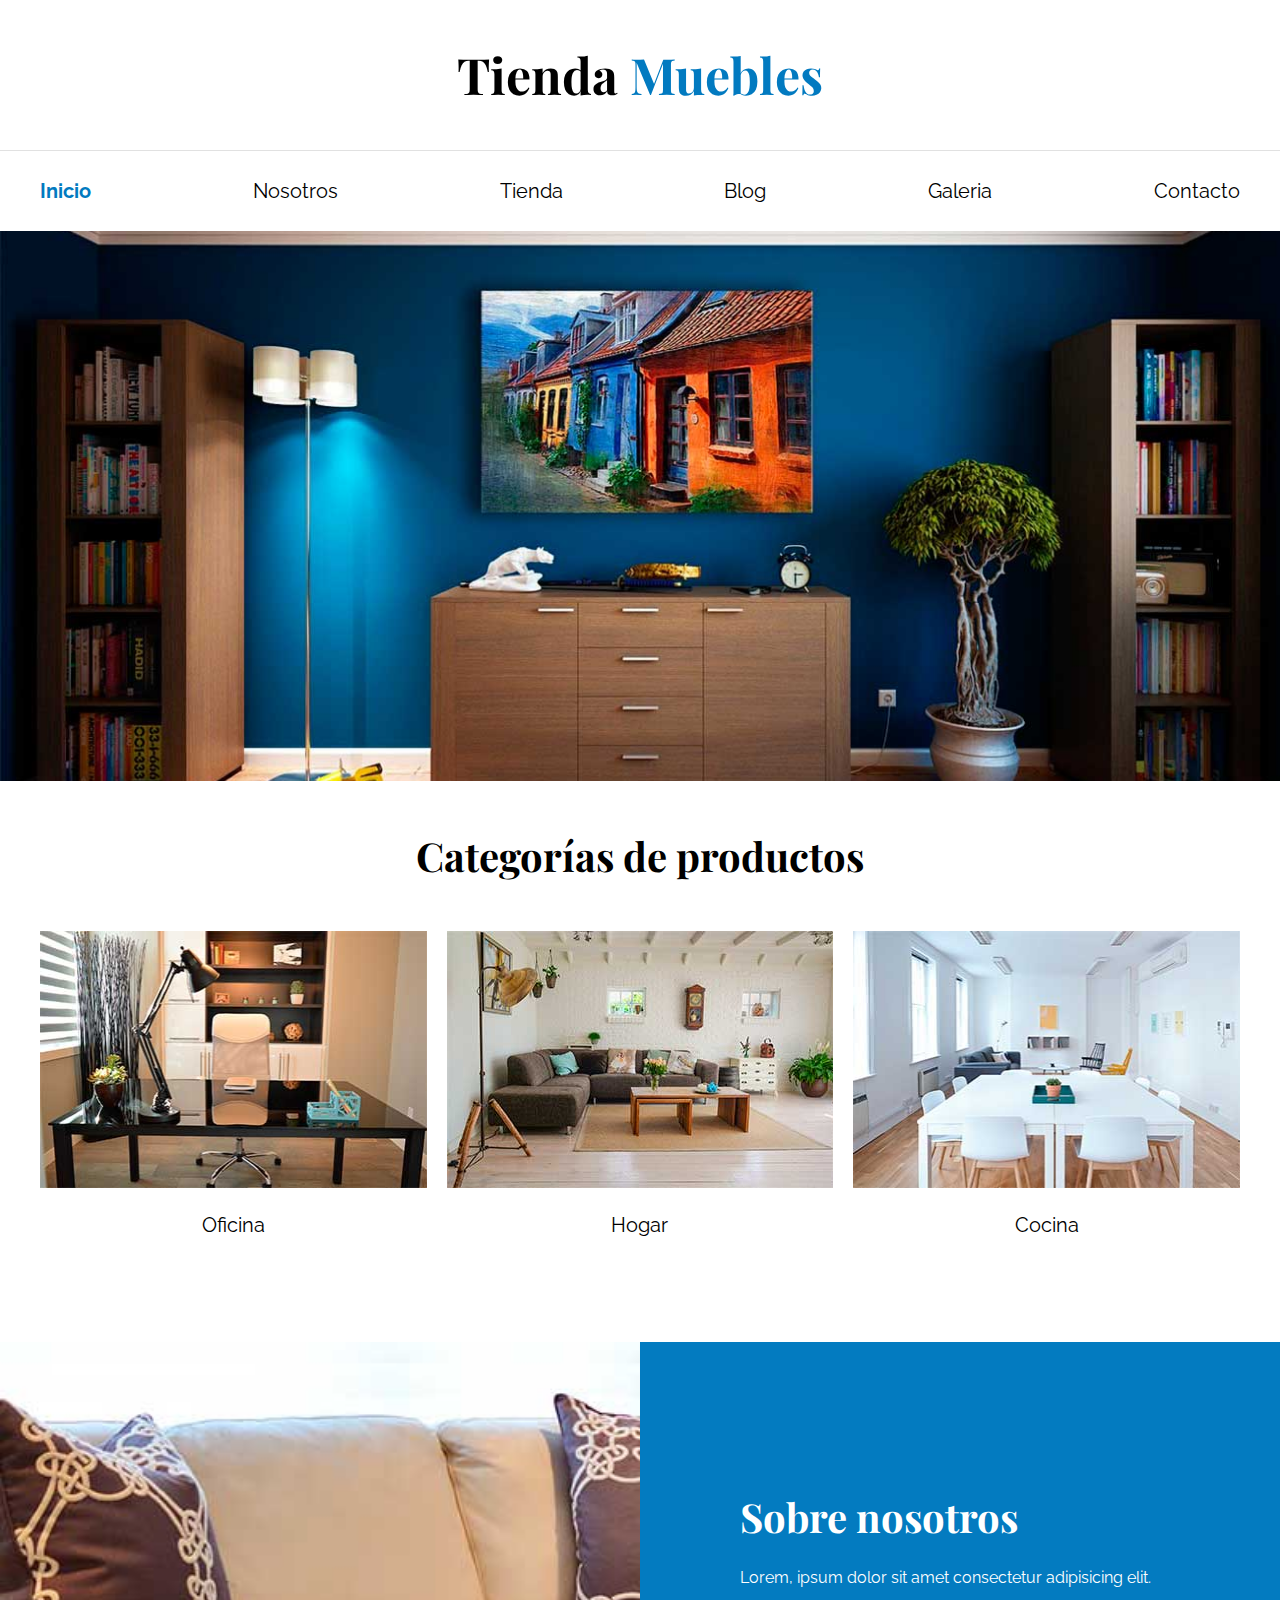
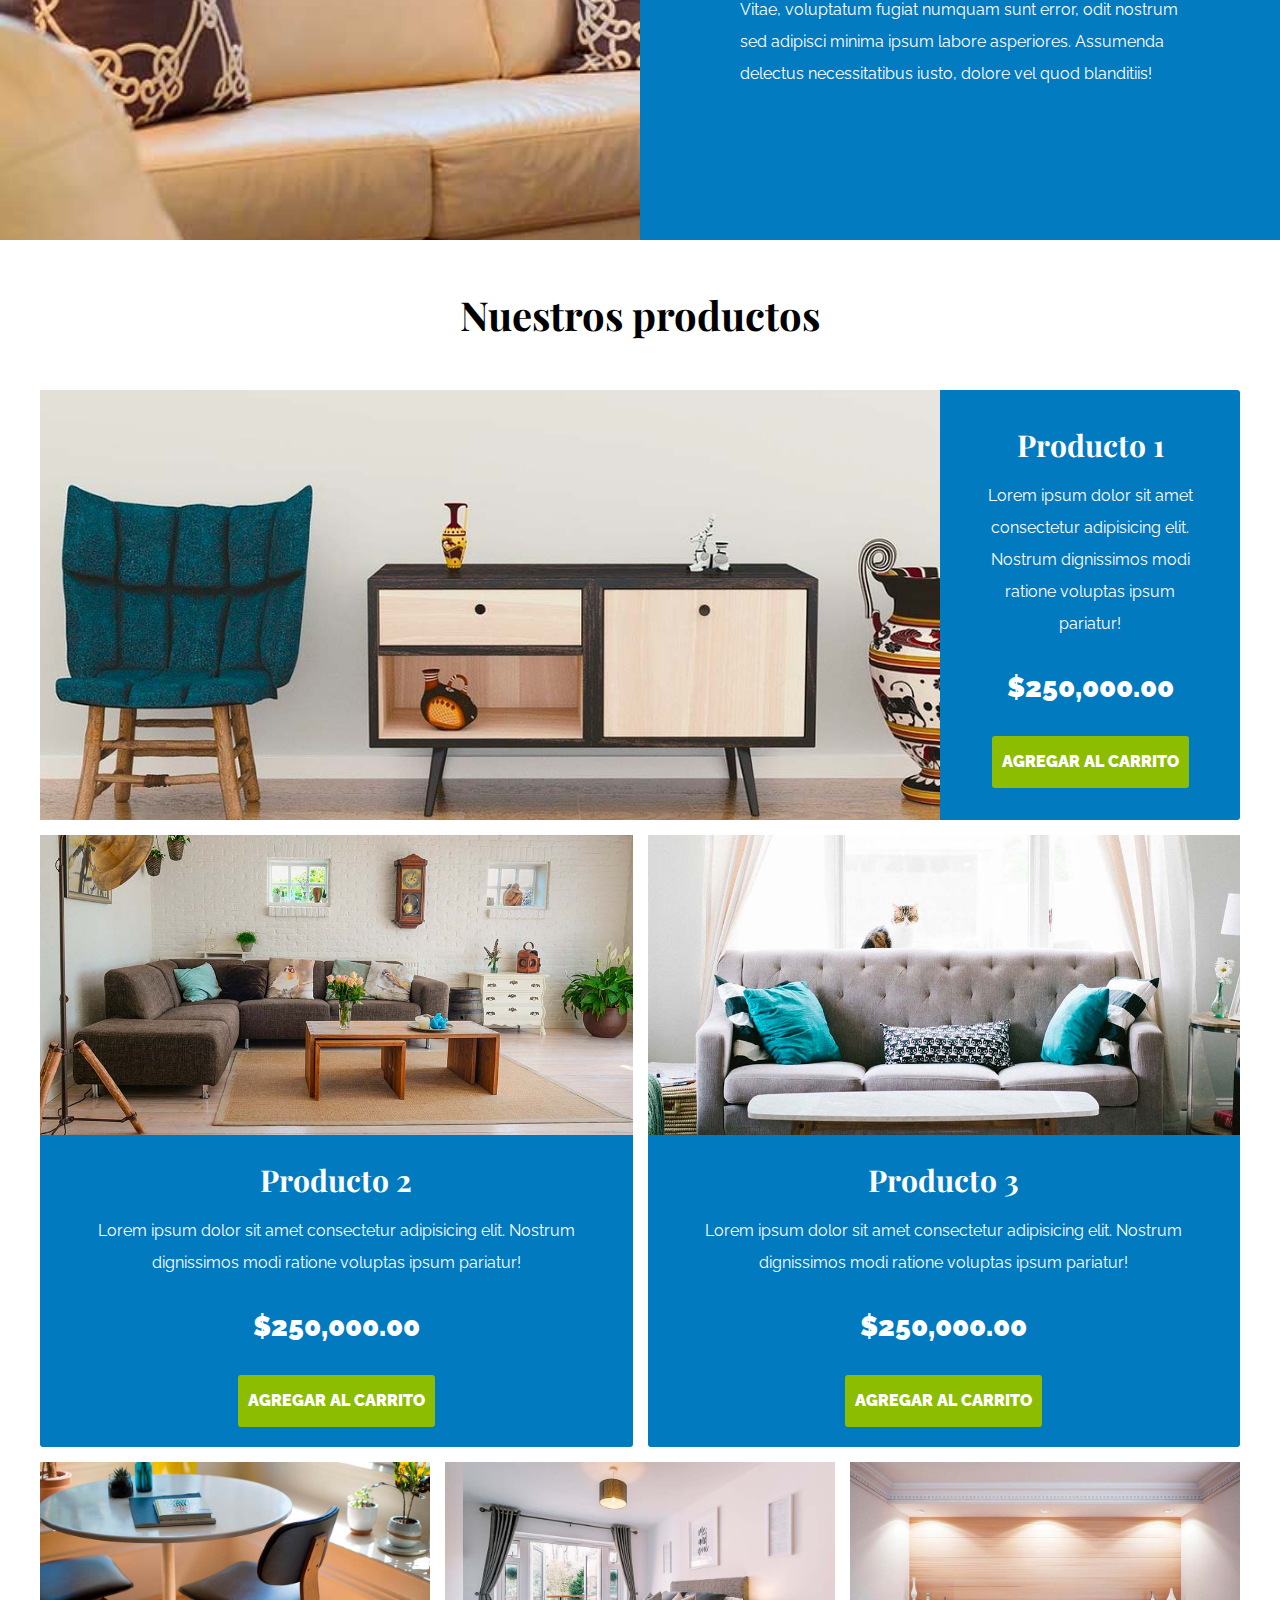
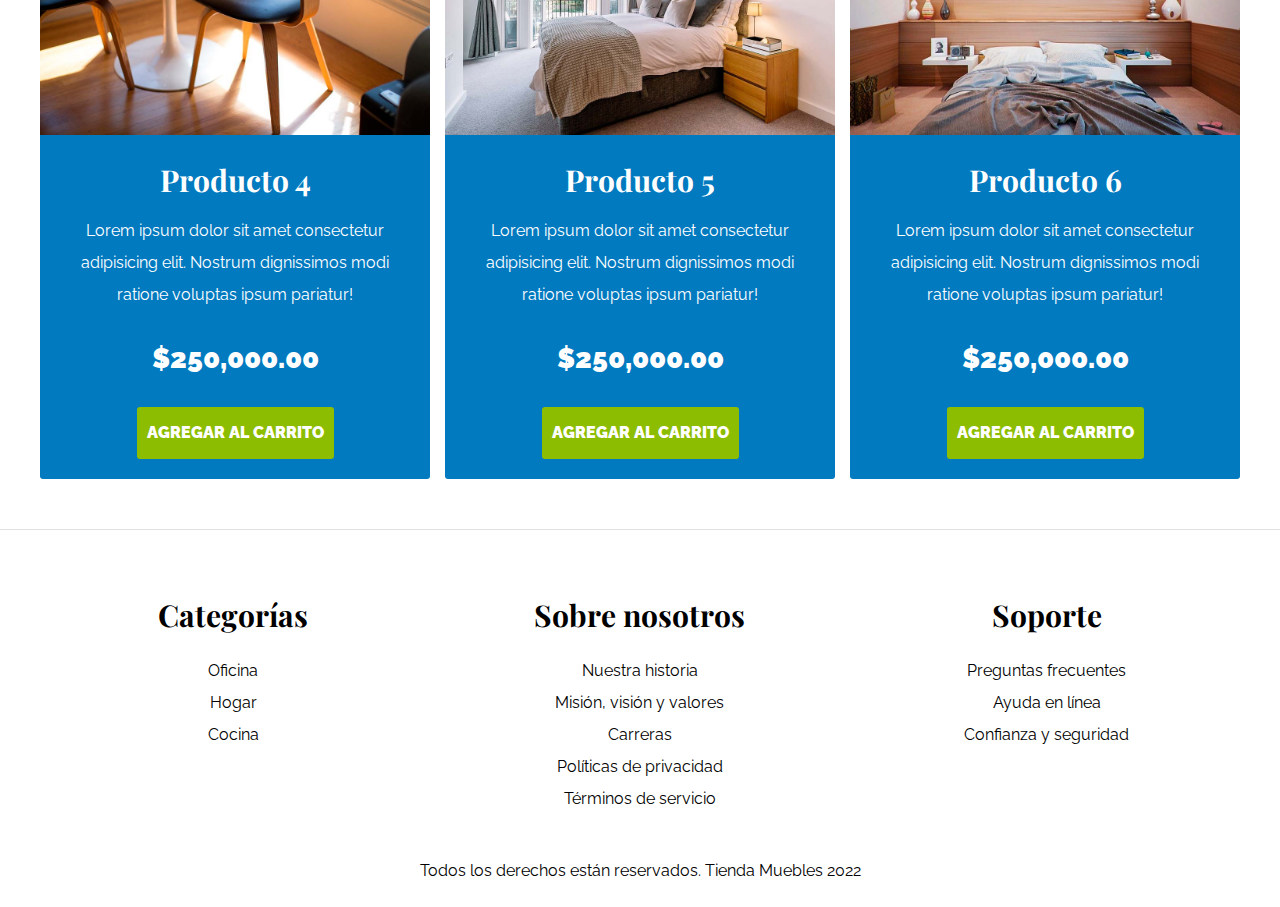
<file: index.html>
<!DOCTYPE html>
<html lang="en">
  <head>
    <meta charset="UTF-8" />
    <meta http-equiv="X-UA-Compatible" content="IE=edge" />
    <meta name="viewport" content="width=device-width, initial-scale=1.0" />
    <title>Ecommerce - Home</title>
    <link rel="stylesheet" href="assets/css/normalize.css" />
    <link rel="stylesheet" href="assets/css/styles.css" />
  </head>
  <body>
    <header class="header container">
      <a href="index.html"><a href="index.html"><h1 class="text-center p-5">Tienda <span>Muebles</span></h1></a></a>
    </header>

    <div class="navbar">
      <nav class="container">
        <a href="index.html" class="active">Inicio</a>
        <a href="about.html">Nosotros</a>
        <a href="store.html">Tienda</a>
        <a href="blog.html">Blog</a>
        <a href="gallery.html">Galeria</a>
        <a href="contact.html">Contacto</a>
      </nav>
    </div>

    <div class="hero"></div>

    <section class="container mt-5 text-center">
      <h2 class="mb-5">Categorías de productos</h2>

      <div class="product-categories">
        <div class="category">
          <img src="assets/img/categoria1.jpg" alt="Imagen Categoría" />
          <a href="#">Oficina</a>
        </div>

        <div class="category">
          <img src="assets/img/categoria2.jpg" alt="Imagen Categoría" />
          <a href="#">Hogar</a>
        </div>

        <div class="category">
          <img src="assets/img/categoria3.jpg" alt="Imagen Categoría" />
          <a href="#">Cocina</a>
        </div>
      </div>
    </section>

    <section class="about-us mt-5">
      <div class="container about-right">
        <div class="about-text">
          <h2>Sobre nosotros</h2>
          <p>
            Lorem, ipsum dolor sit amet consectetur adipisicing elit. Vitae,
            voluptatum fugiat numquam sunt error, odit nostrum sed adipisci
            minima ipsum labore asperiores. Assumenda delectus necessitatibus
            iusto, dolore vel quod blanditiis!
          </p>
        </div>
      </div>
    </section>

    <main class="container text-center mt-5">
      <h2 class="mb-5">Nuestros productos</h2>

      <div class="product-list">
        <div class="product">
          <img src="assets/img/producto1.jpg" alt="Imagen Producto" />

          <div class="product-info">
            <h3>Producto 1</h3>
            <p>
              Lorem ipsum dolor sit amet consectetur adipisicing elit. Nostrum
              dignissimos modi ratione voluptas ipsum pariatur!
            </p>
            <p class="price">$250,000.00</p>
            <a href="#" class="btn-primary">Agregar al carrito</a>
          </div>
        </div>

        <div class="product">
          <img src="assets/img/producto2.jpg" alt="Imagen Producto" />

          <div class="product-info">
            <h3>Producto 2</h3>
            <p>
              Lorem ipsum dolor sit amet consectetur adipisicing elit. Nostrum
              dignissimos modi ratione voluptas ipsum pariatur!
            </p>
            <p class="price">$250,000.00</p>
            <a href="#" class="btn-primary">Agregar al carrito</a>
          </div>
        </div>

        <div class="product">
          <img src="assets/img/producto3.jpg" alt="Imagen Producto" />

          <div class="product-info">
            <h3>Producto 3</h3>
            <p>
              Lorem ipsum dolor sit amet consectetur adipisicing elit. Nostrum
              dignissimos modi ratione voluptas ipsum pariatur!
            </p>
            <p class="price">$250,000.00</p>
            <a href="#" class="btn-primary">Agregar al carrito</a>
          </div>
        </div>

        <div class="product">
          <img src="assets/img/producto4.jpg" alt="Imagen Producto" />

          <div class="product-info">
            <h3>Producto 4</h3>
            <p>
              Lorem ipsum dolor sit amet consectetur adipisicing elit. Nostrum
              dignissimos modi ratione voluptas ipsum pariatur!
            </p>
            <p class="price">$250,000.00</p>
            <a href="#" class="btn-primary">Agregar al carrito</a>
          </div>
        </div>

        <div class="product">
          <img src="assets/img/producto5.jpg" alt="Imagen Producto" />

          <div class="product-info">
            <h3>Producto 5</h3>
            <p>
              Lorem ipsum dolor sit amet consectetur adipisicing elit. Nostrum
              dignissimos modi ratione voluptas ipsum pariatur!
            </p>
            <p class="price">$250,000.00</p>
            <a href="#" class="btn-primary">Agregar al carrito</a>
          </div>
        </div>

        <div class="product">
          <img src="assets/img/producto6.jpg" alt="Imagen Producto" />

          <div class="product-info">
            <h3>Producto 6</h3>
            <p>
              Lorem ipsum dolor sit amet consectetur adipisicing elit. Nostrum
              dignissimos modi ratione voluptas ipsum pariatur!
            </p>
            <p class="price">$250,000.00</p>
            <a href="#" class="btn-primary">Agregar al carrito</a>
          </div>
        </div>
      </div>
    </main>

    <footer class="mt-5">
      <div class="container site-footer">
        <div class="footer-column">
          <h3>Categorías</h3>
          <nav>
            <a href="#">Oficina</a>
            <a href="#">Hogar</a>
            <a href="#">Cocina</a>
          </nav>
        </div>

        <div class="footer-column">
          <h3>Sobre nosotros</h3>
          <nav>
            <a href="#">Nuestra historia</a>
            <a href="#">Misión, visión y valores</a>
            <a href="#">Carreras</a>
            <a href="#">Políticas de privacidad</a>
            <a href="#">Términos de servicio</a>
          </nav>
        </div>

        <div class="footer-column">
          <h3>Soporte</h3>
          <nav>
            <a href="#">Preguntas frecuentes</a>
            <a href="#">Ayuda en línea</a>
            <a href="#">Confianza y seguridad</a>
          </nav>
        </div>
      </div>
      <p class="copyright">
        Todos los derechos están reservados. Tienda Muebles 2022
      </p>
    </footer>
  </body>
</html>
</file>
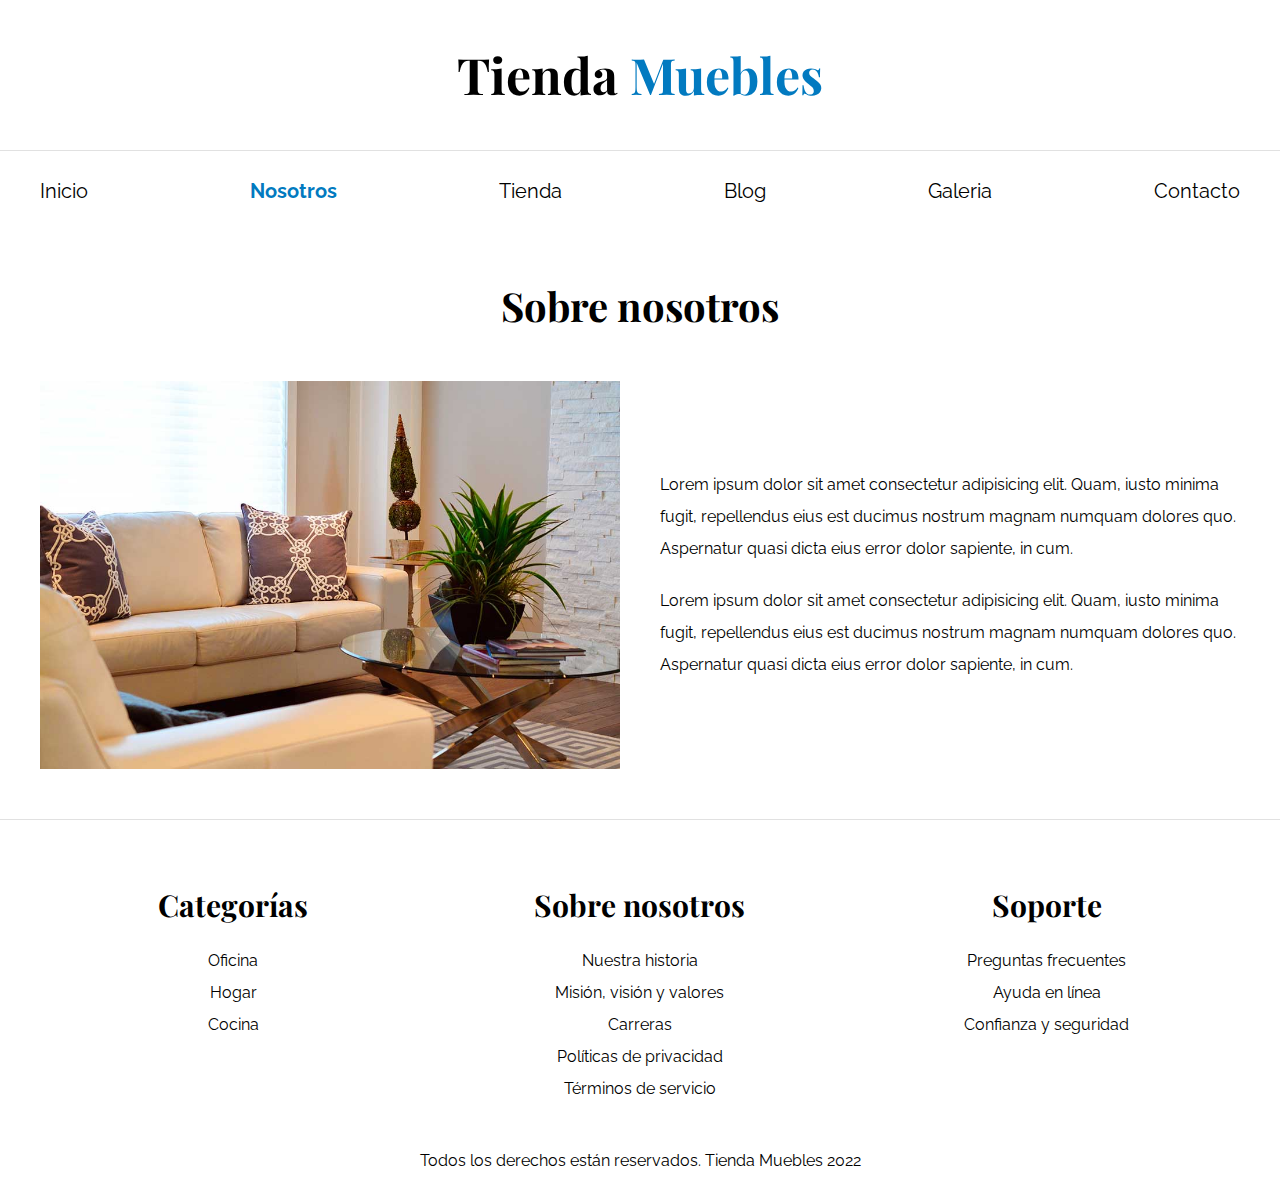
<file: about.html>
<!DOCTYPE html>
<html lang="en">
  <head>
    <meta charset="UTF-8" />
    <meta http-equiv="X-UA-Compatible" content="IE=edge" />
    <meta name="viewport" content="width=device-width, initial-scale=1.0" />
    <title>Ecommerce - Base</title>
    <link rel="stylesheet" href="assets/css/normalize.css" />
    <link rel="stylesheet" href="assets/css/styles.css" />
  </head>
  <body>
    <header class="header container">
      <a href="index.html"><h1 class="text-center p-5">Tienda <span>Muebles</span></h1></a>
    </header>

    <div class="navbar">
      <nav class="container">
        <a href="index.html">Inicio</a>
        <a href="about.html" class="active">Nosotros</a>
        <a href="store.html">Tienda</a>
        <a href="blog.html">Blog</a>
        <a href="gallery.html">Galeria</a>
        <a href="contact.html">Contacto</a>
      </nav>
    </div>

    <main class="container mt-5">
      <h2 class="text-center">Sobre nosotros</h2>

      <div class="about-us-grid mt-5">
        <div class="about-us-left">
          <img src="assets/img/nosotros.jpg" alt="Imagen nosotros" />
        </div>

        <div class="about-us-right">
          <p>
            Lorem ipsum dolor sit amet consectetur adipisicing elit. Quam, iusto
            minima fugit, repellendus eius est ducimus nostrum magnam numquam
            dolores quo. Aspernatur quasi dicta eius error dolor sapiente, in
            cum.
          </p>

          <p>
            Lorem ipsum dolor sit amet consectetur adipisicing elit. Quam, iusto
            minima fugit, repellendus eius est ducimus nostrum magnam numquam
            dolores quo. Aspernatur quasi dicta eius error dolor sapiente, in
            cum.
          </p>
        </div>
      </div>
    </main>

    <footer class="mt-5">
      <div class="container site-footer">
        <div class="footer-column">
          <h3>Categorías</h3>
          <nav>
            <a href="#">Oficina</a>
            <a href="#">Hogar</a>
            <a href="#">Cocina</a>
          </nav>
        </div>

        <div class="footer-column">
          <h3>Sobre nosotros</h3>
          <nav>
            <a href="#">Nuestra historia</a>
            <a href="#">Misión, visión y valores</a>
            <a href="#">Carreras</a>
            <a href="#">Políticas de privacidad</a>
            <a href="#">Términos de servicio</a>
          </nav>
        </div>

        <div class="footer-column">
          <h3>Soporte</h3>
          <nav>
            <a href="#">Preguntas frecuentes</a>
            <a href="#">Ayuda en línea</a>
            <a href="#">Confianza y seguridad</a>
          </nav>
        </div>
      </div>
      <p class="copyright">
        Todos los derechos están reservados. Tienda Muebles 2022
      </p>
    </footer>
  </body>
</html>
</file>
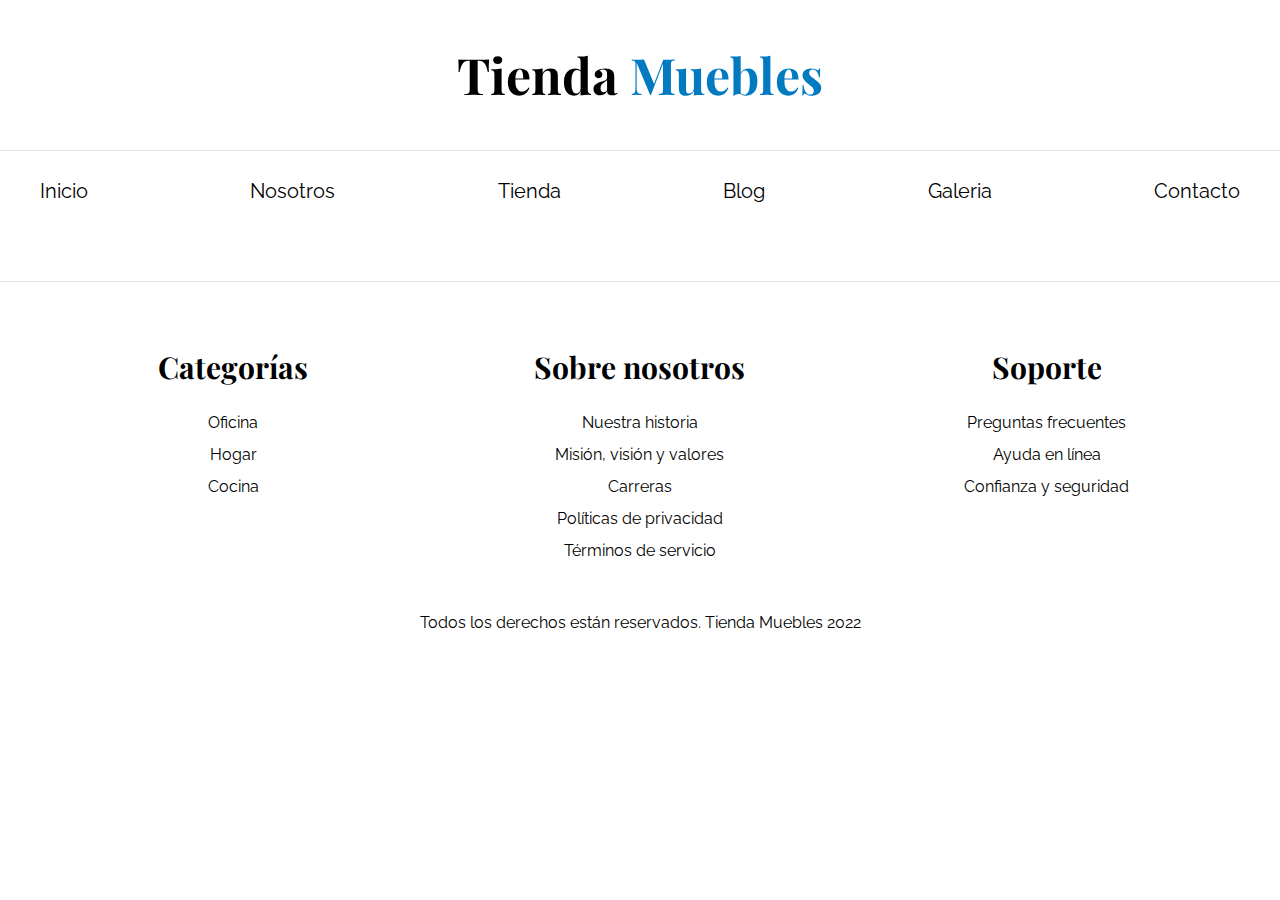
<file: base.html>
<!DOCTYPE html>
<html lang="en">
  <head>
    <meta charset="UTF-8" />
    <meta http-equiv="X-UA-Compatible" content="IE=edge" />
    <meta name="viewport" content="width=device-width, initial-scale=1.0" />
    <title>Ecommerce - Base</title>
    <link rel="stylesheet" href="assets/css/normalize.css" />
    <link rel="stylesheet" href="assets/css/styles.css" />
  </head>
  <body>
    <header class="header container">
      <a href="index.html"><h1 class="text-center p-5">Tienda <span>Muebles</span></h1></a>
    </header>

    <div class="navbar">
      <nav class="container">
        <a href="index.html">Inicio</a>
        <a href="about.html">Nosotros</a>
        <a href="store.html">Tienda</a>
        <a href="blog.html">Blog</a>
        <a href="gallery.html">Galeria</a>
        <a href="contact.html">Contacto</a>
      </nav>
    </div>

    <footer class="mt-5">
      <div class="container site-footer">
        <div class="footer-column">
          <h3>Categorías</h3>
          <nav>
            <a href="#">Oficina</a>
            <a href="#">Hogar</a>
            <a href="#">Cocina</a>
          </nav>
        </div>
        
        <div class="footer-column">
          <h3>Sobre nosotros</h3>
          <nav>
            <a href="#">Nuestra historia</a>
            <a href="#">Misión, visión y valores</a>
            <a href="#">Carreras</a>
            <a href="#">Políticas de privacidad</a>
            <a href="#">Términos de servicio</a>
          </nav>
        </div>
        
        <div class="footer-column">
          <h3>Soporte</h3>
          <nav>
            <a href="#">Preguntas frecuentes</a>
            <a href="#">Ayuda en línea</a>
            <a href="#">Confianza y seguridad</a>
          </nav>
        </div>
      </div>
      <p class="copyright">
        Todos los derechos están reservados. Tienda Muebles 2022
      </p>
    </footer>
  </body>
</html>
</file>
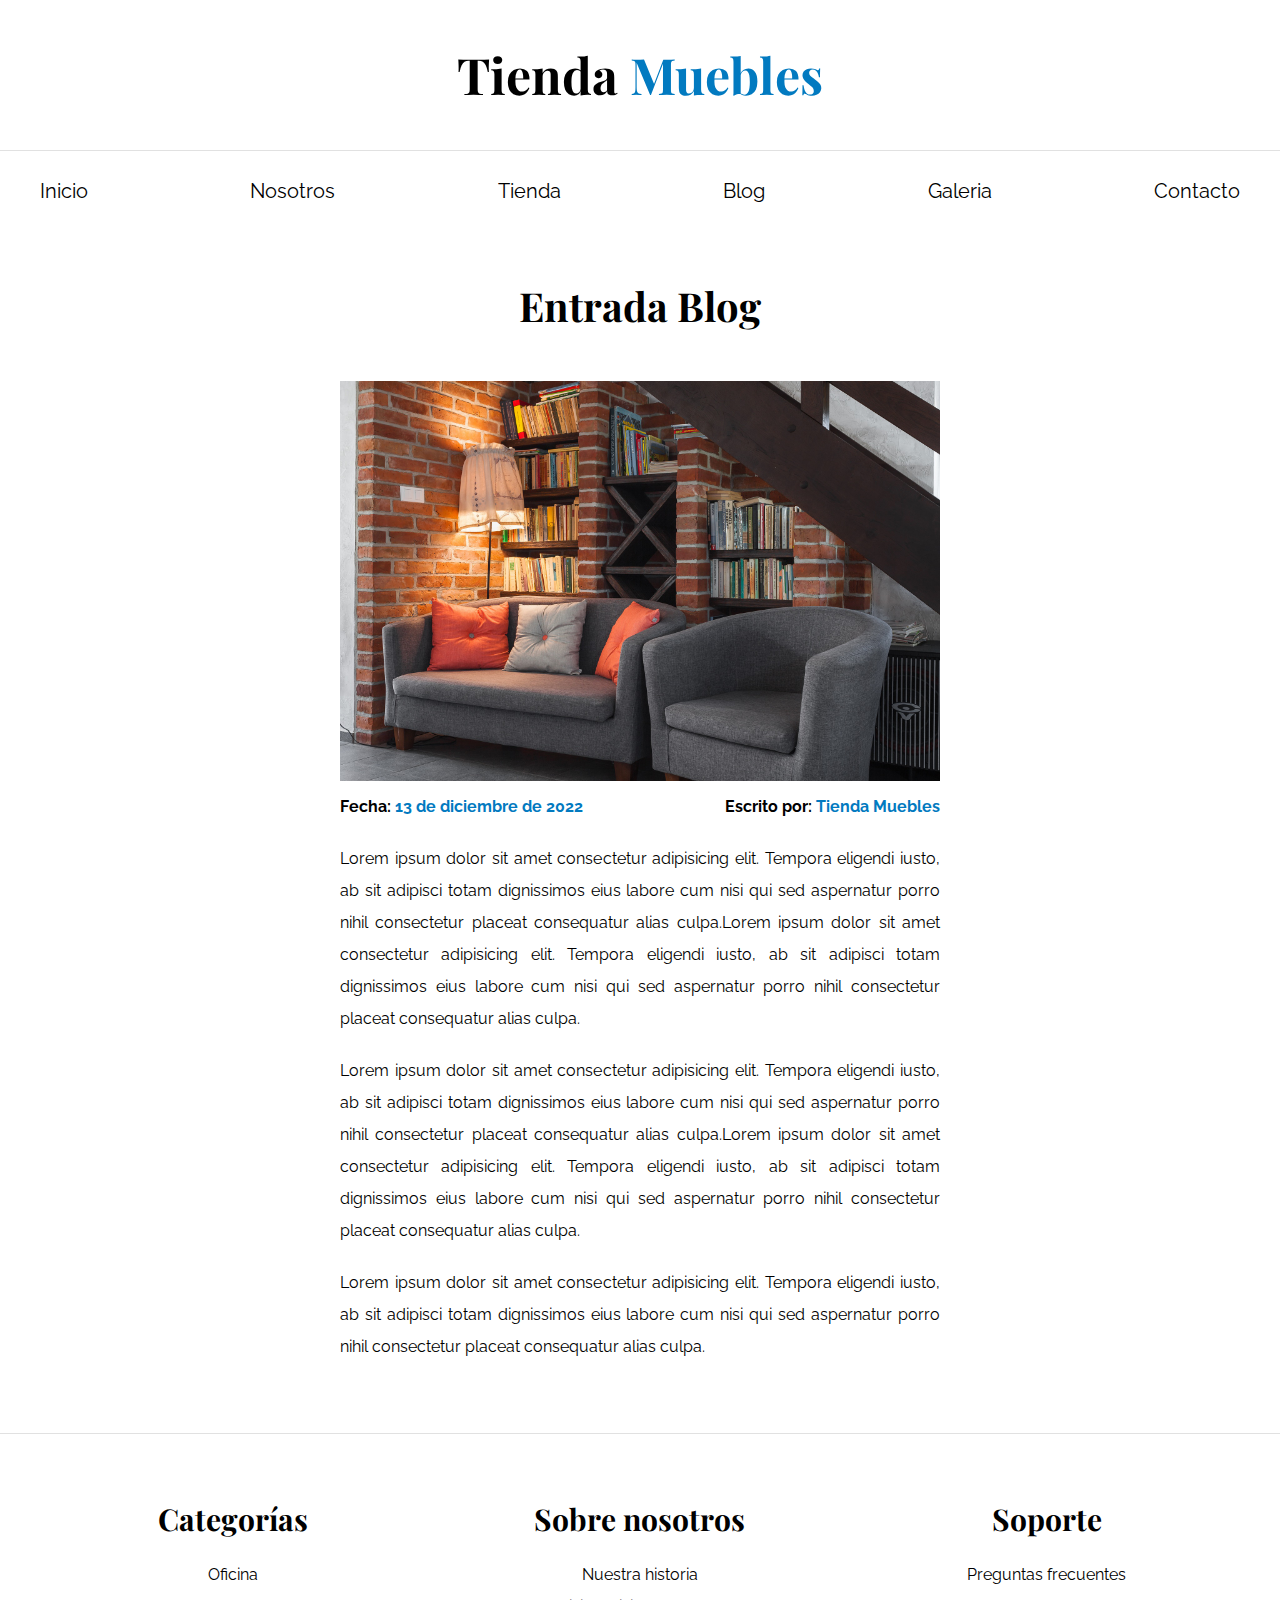
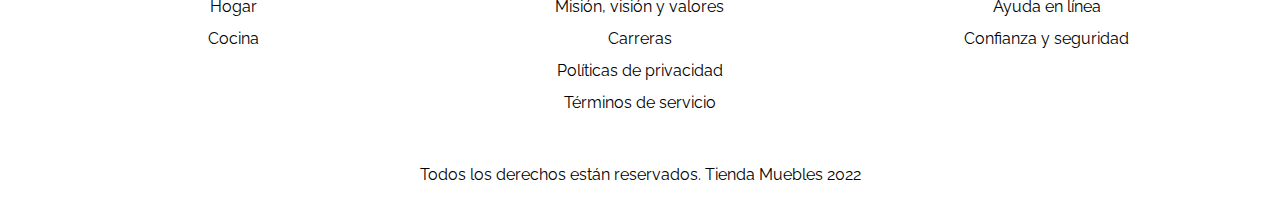
<file: blog-entry1.html>
<!DOCTYPE html>
<html lang="en">
  <head>
    <meta charset="UTF-8" />
    <meta http-equiv="X-UA-Compatible" content="IE=edge" />
    <meta name="viewport" content="width=device-width, initial-scale=1.0" />
    <title>Ecommerce - Base</title>
    <link rel="stylesheet" href="assets/css/normalize.css" />
    <link rel="stylesheet" href="assets/css/styles.css" />
  </head>
  <body>
    <header class="header container">
      <a href="index.html"><h1 class="text-center p-5">Tienda <span>Muebles</span></h1></a>
    </header>

    <div class="navbar">
      <nav class="container">
        <a href="index.html">Inicio</a>
        <a href="about.html">Nosotros</a>
        <a href="store.html">Tienda</a>
        <a href="blog.html">Blog</a>
        <a href="gallery.html">Galeria</a>
        <a href="contact.html">Contacto</a>
      </nav>
    </div>

    <main class="container mt-5">
      <h2 class="text-center mb-5">Entrada Blog</h2>

      <article class="blog-entry">
        <div class="blog-img">
          <img src="assets/img/galeria_04.jpg" alt="" />
        </div>

        <div class="blog-content">
          <div class="blog-tag">
            <p>Fecha: <span>13 de diciembre de 2022</span></p>
            <p>Escrito por: <span>Tienda Muebles</span></p>
          </div>
          
          <div class="blog-text">
            <p>
              Lorem ipsum dolor sit amet consectetur adipisicing elit. Tempora
              eligendi iusto, ab sit adipisci totam dignissimos eius labore
              cum nisi qui sed aspernatur porro nihil consectetur placeat
              consequatur alias culpa.Lorem ipsum dolor sit amet consectetur adipisicing elit. Tempora
              eligendi iusto, ab sit adipisci totam dignissimos eius labore
              cum nisi qui sed aspernatur porro nihil consectetur placeat
              consequatur alias culpa.
            </p>
          
            <p>
              Lorem ipsum dolor sit amet consectetur adipisicing elit. Tempora
              eligendi iusto, ab sit adipisci totam dignissimos eius labore
              cum nisi qui sed aspernatur porro nihil consectetur placeat
              consequatur alias culpa.Lorem ipsum dolor sit amet consectetur adipisicing elit. Tempora
              eligendi iusto, ab sit adipisci totam dignissimos eius labore
              cum nisi qui sed aspernatur porro nihil consectetur placeat
              consequatur alias culpa.
            </p>
          
            <p>
              Lorem ipsum dolor sit amet consectetur adipisicing elit. Tempora
              eligendi iusto, ab sit adipisci totam dignissimos eius labore
              cum nisi qui sed aspernatur porro nihil consectetur placeat
              consequatur alias culpa.
            </p>
          </div>
        </div>
      </article>
    </main>

    <footer class="mt-5">
      <div class="container site-footer">
        <div class="footer-column">
          <h3>Categorías</h3>
          <nav>
            <a href="#">Oficina</a>
            <a href="#">Hogar</a>
            <a href="#">Cocina</a>
          </nav>
        </div>

        <div class="footer-column">
          <h3>Sobre nosotros</h3>
          <nav>
            <a href="#">Nuestra historia</a>
            <a href="#">Misión, visión y valores</a>
            <a href="#">Carreras</a>
            <a href="#">Políticas de privacidad</a>
            <a href="#">Términos de servicio</a>
          </nav>
        </div>

        <div class="footer-column">
          <h3>Soporte</h3>
          <nav>
            <a href="#">Preguntas frecuentes</a>
            <a href="#">Ayuda en línea</a>
            <a href="#">Confianza y seguridad</a>
          </nav>
        </div>
      </div>
      <p class="copyright">
        Todos los derechos están reservados. Tienda Muebles 2022
      </p>
    </footer>
  </body>
</html>
</file>
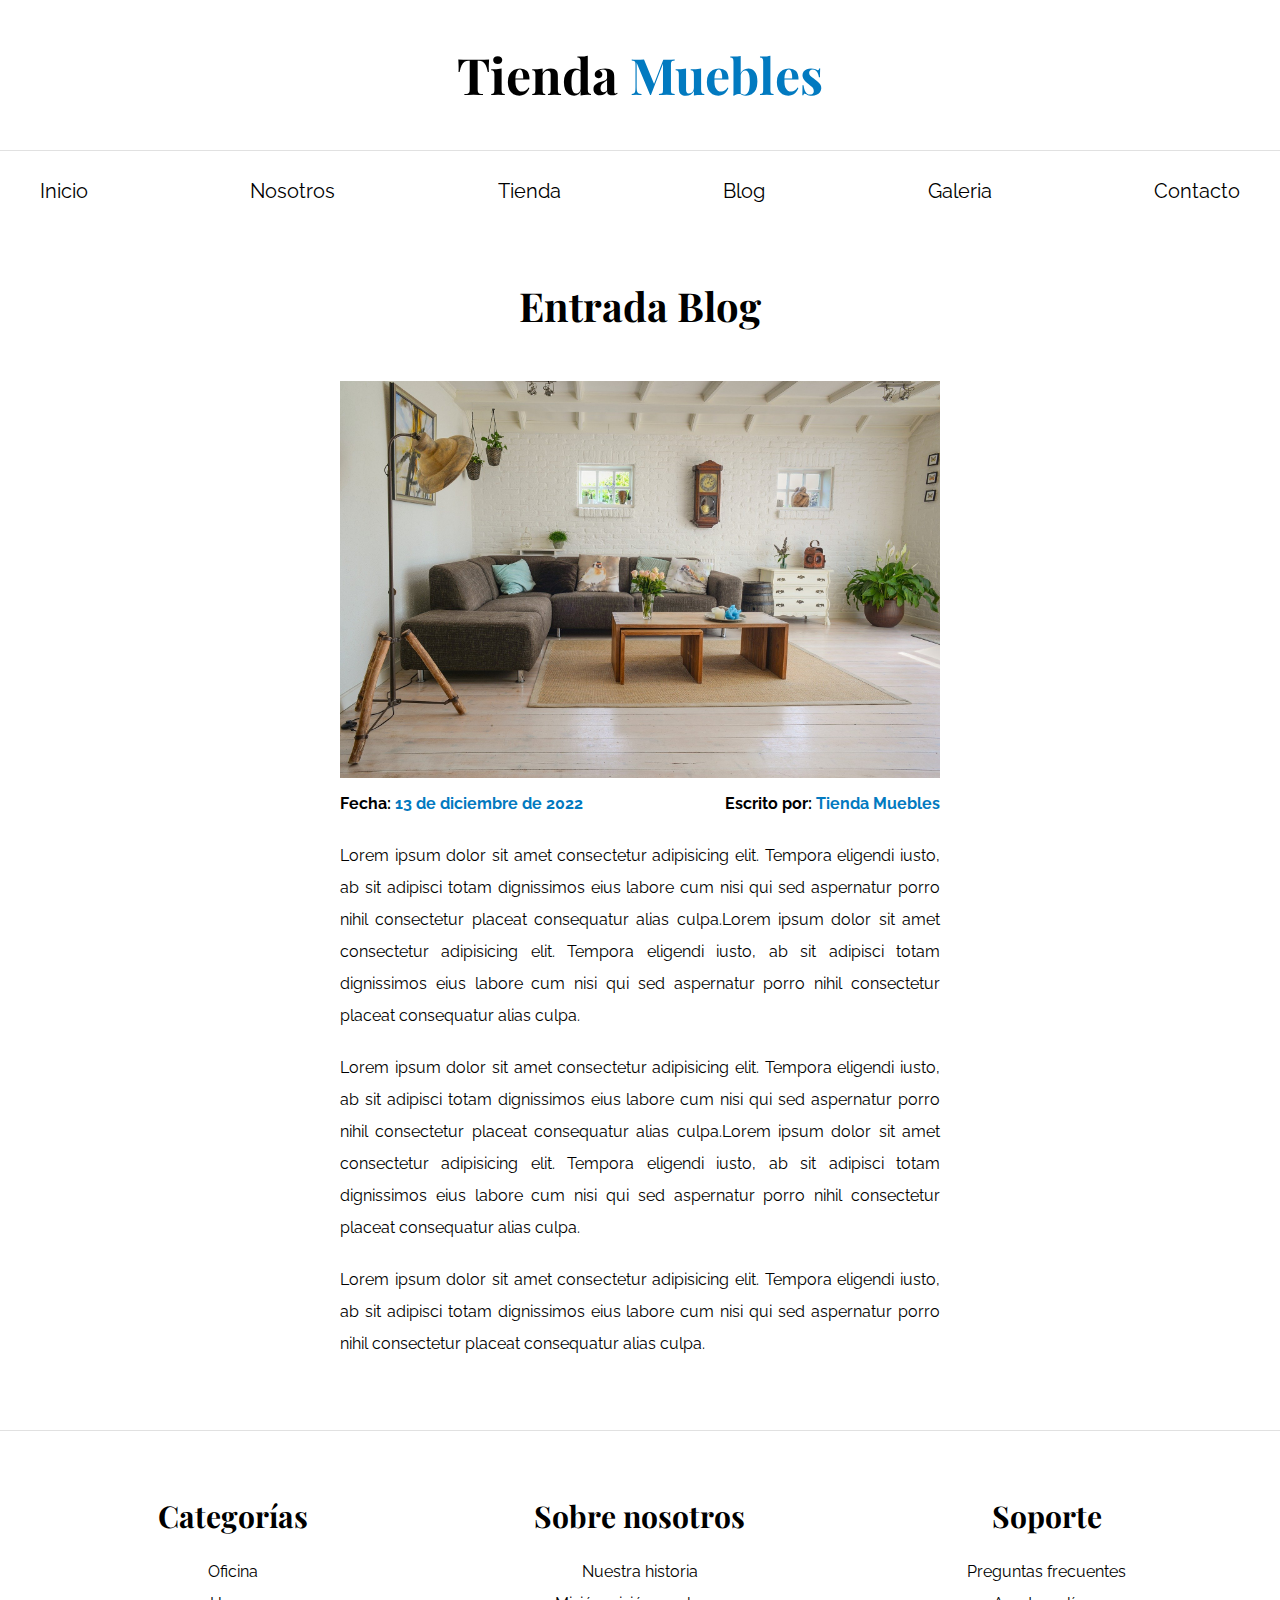
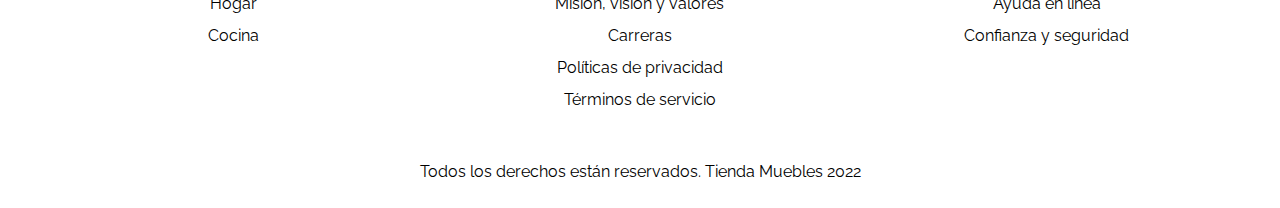
<file: blog-entry2.html>
<!DOCTYPE html>
<html lang="en">
  <head>
    <meta charset="UTF-8" />
    <meta http-equiv="X-UA-Compatible" content="IE=edge" />
    <meta name="viewport" content="width=device-width, initial-scale=1.0" />
    <title>Ecommerce - Base</title>
    <link rel="stylesheet" href="assets/css/normalize.css" />
    <link rel="stylesheet" href="assets/css/styles.css" />
  </head>
  <body>
    <header class="header container">
      <a href="index.html"><h1 class="text-center p-5">Tienda <span>Muebles</span></h1></a>
    </header>

    <div class="navbar">
      <nav class="container">
        <a href="index.html">Inicio</a>
        <a href="about.html">Nosotros</a>
        <a href="store.html">Tienda</a>
        <a href="blog.html">Blog</a>
        <a href="gallery.html">Galeria</a>
        <a href="contact.html">Contacto</a>
      </nav>
    </div>

    <main class="container mt-5">
      <h2 class="text-center mb-5">Entrada Blog</h2>

      <article class="blog-entry">
        <div class="blog-img">
          <img src="assets/img/galeria_07.jpg" alt="" />
        </div>

        <div class="blog-content">
          <div class="blog-tag">
            <p>Fecha: <span>13 de diciembre de 2022</span></p>
            <p>Escrito por: <span>Tienda Muebles</span></p>
          </div>
          
          <div class="blog-text">
            <p>
              Lorem ipsum dolor sit amet consectetur adipisicing elit. Tempora
              eligendi iusto, ab sit adipisci totam dignissimos eius labore
              cum nisi qui sed aspernatur porro nihil consectetur placeat
              consequatur alias culpa.Lorem ipsum dolor sit amet consectetur adipisicing elit. Tempora
              eligendi iusto, ab sit adipisci totam dignissimos eius labore
              cum nisi qui sed aspernatur porro nihil consectetur placeat
              consequatur alias culpa.
            </p>
          
            <p>
              Lorem ipsum dolor sit amet consectetur adipisicing elit. Tempora
              eligendi iusto, ab sit adipisci totam dignissimos eius labore
              cum nisi qui sed aspernatur porro nihil consectetur placeat
              consequatur alias culpa.Lorem ipsum dolor sit amet consectetur adipisicing elit. Tempora
              eligendi iusto, ab sit adipisci totam dignissimos eius labore
              cum nisi qui sed aspernatur porro nihil consectetur placeat
              consequatur alias culpa.
            </p>
          
            <p>
              Lorem ipsum dolor sit amet consectetur adipisicing elit. Tempora
              eligendi iusto, ab sit adipisci totam dignissimos eius labore
              cum nisi qui sed aspernatur porro nihil consectetur placeat
              consequatur alias culpa.
            </p>
          </div>
        </div>
      </article>
    </main>

    <footer class="mt-5">
      <div class="container site-footer">
        <div class="footer-column">
          <h3>Categorías</h3>
          <nav>
            <a href="#">Oficina</a>
            <a href="#">Hogar</a>
            <a href="#">Cocina</a>
          </nav>
        </div>

        <div class="footer-column">
          <h3>Sobre nosotros</h3>
          <nav>
            <a href="#">Nuestra historia</a>
            <a href="#">Misión, visión y valores</a>
            <a href="#">Carreras</a>
            <a href="#">Políticas de privacidad</a>
            <a href="#">Términos de servicio</a>
          </nav>
        </div>

        <div class="footer-column">
          <h3>Soporte</h3>
          <nav>
            <a href="#">Preguntas frecuentes</a>
            <a href="#">Ayuda en línea</a>
            <a href="#">Confianza y seguridad</a>
          </nav>
        </div>
      </div>
      <p class="copyright">
        Todos los derechos están reservados. Tienda Muebles 2022
      </p>
    </footer>
  </body>
</html>
</file>
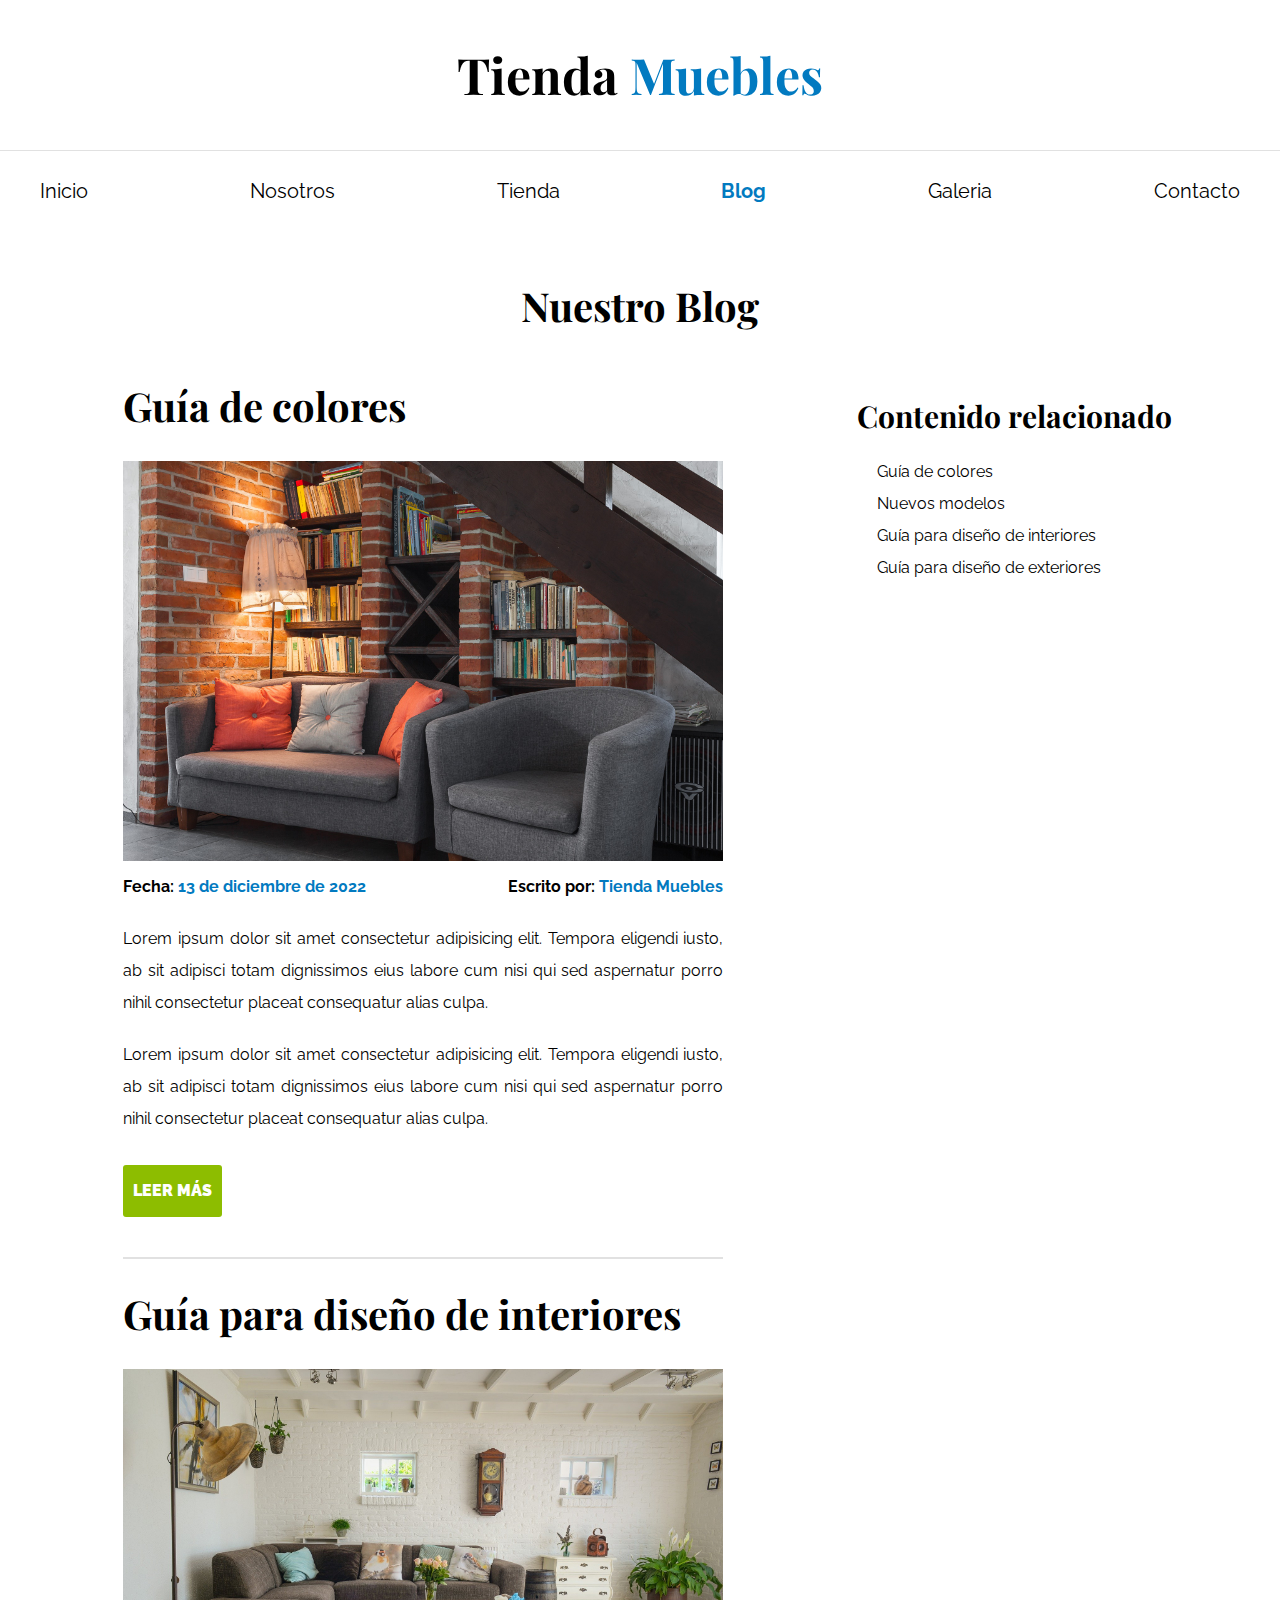
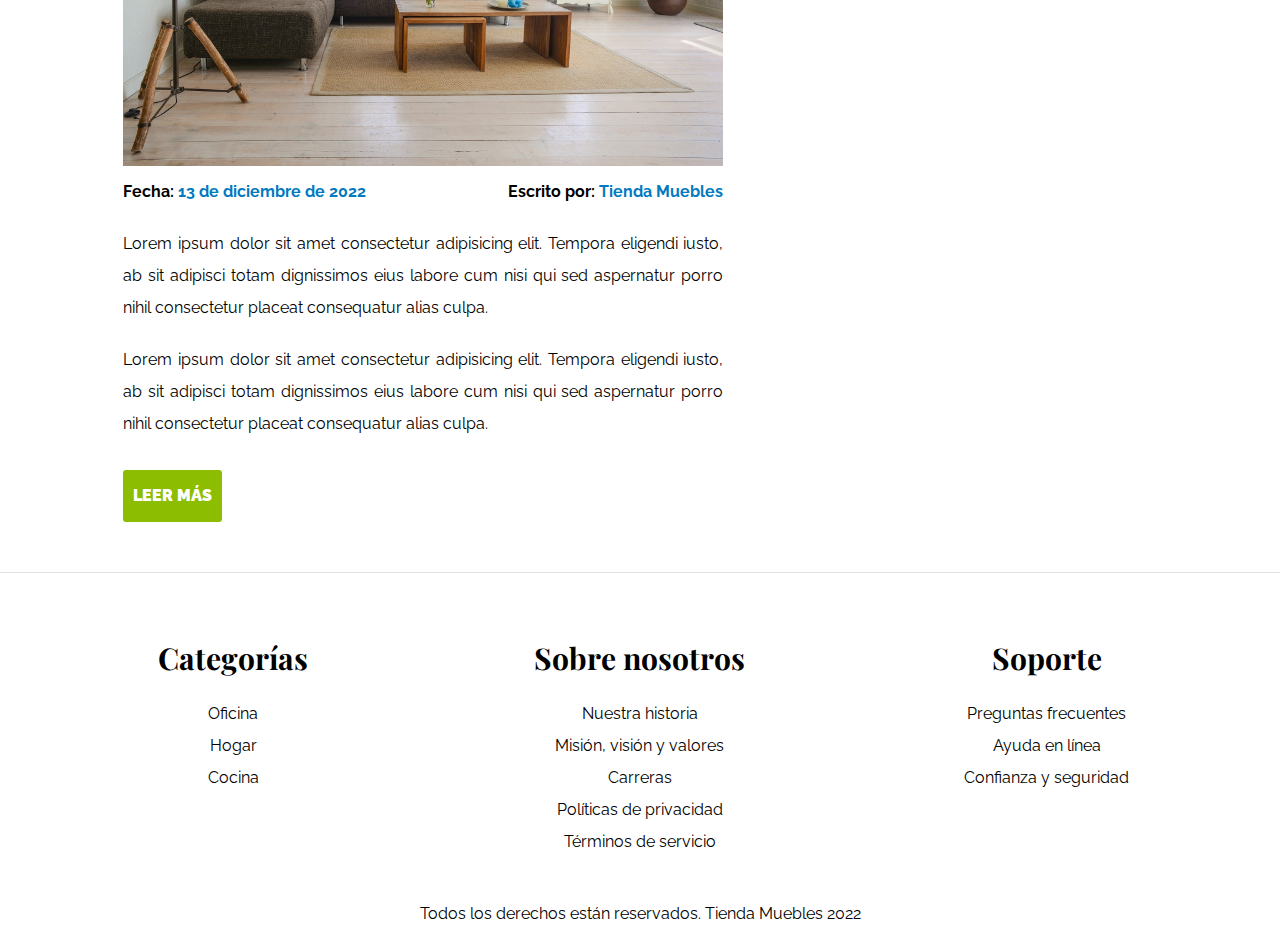
<file: blog.html>
<!DOCTYPE html>
<html lang="en">
  <head>
    <meta charset="UTF-8" />
    <meta http-equiv="X-UA-Compatible" content="IE=edge" />
    <meta name="viewport" content="width=device-width, initial-scale=1.0" />
    <title>Ecommerce - Base</title>
    <link rel="stylesheet" href="assets/css/normalize.css" />
    <link rel="stylesheet" href="assets/css/styles.css" />
  </head>
  <body>
    <header class="header container">
      <a href="index.html"><h1 class="text-center p-5">Tienda <span>Muebles</span></h1></a>
    </header>

    <div class="navbar">
      <nav class="container">
        <a href="index.html">Inicio</a>
        <a href="about.html">Nosotros</a>
        <a href="store.html">Tienda</a>
        <a href="blog.html" class="active">Blog</a>
        <a href="gallery.html">Galeria</a>
        <a href="contact.html">Contacto</a>
      </nav>
    </div>

    <main class="container mt-5">
      <h2 class="text-center">Nuestro Blog</h2>

      <section class="blog-container mt-5">
        <div class="blog">
          <article class="blog-entry">
            <h2 class="mb-3">Guía de colores</h2>

            <div class="blog-img">
              <img src="assets/img/galeria_04.jpg" alt="" />
            </div>

            <div class="blog-content">
              <div class="blog-tag">
                <p>Fecha: <span>13 de diciembre de 2022</span></p>
                <p>Escrito por: <span>Tienda Muebles</span></p>
              </div>
              
              <div class="blog-text">
                <p>
                  Lorem ipsum dolor sit amet consectetur adipisicing elit. Tempora
                  eligendi iusto, ab sit adipisci totam dignissimos eius labore
                  cum nisi qui sed aspernatur porro nihil consectetur placeat
                  consequatur alias culpa.
                </p>
              
                <p>
                  Lorem ipsum dolor sit amet consectetur adipisicing elit. Tempora
                  eligendi iusto, ab sit adipisci totam dignissimos eius labore
                  cum nisi qui sed aspernatur porro nihil consectetur placeat
                  consequatur alias culpa.
                </p>
              </div>
              <a href="blog-entry1.html" class="btn-primary max-width-30"
                >Leer más</a
              >
            </div>
          </article>

          <article class="blog-entry">
            <h2 class="mt-3 mb-3">Guía para diseño de interiores</h2>

            <div class="blog-img">
              <img src="assets/img/galeria_07.jpg" alt="" />
            </div>

            <div class="blog-content">
              <div class="blog-tag">
                <p>Fecha: <span>13 de diciembre de 2022</span></p>
                <p>Escrito por: <span>Tienda Muebles</span></p>
              </div>
              
              <div class="blog-text">
                <p>
                  Lorem ipsum dolor sit amet consectetur adipisicing elit. Tempora
                  eligendi iusto, ab sit adipisci totam dignissimos eius labore
                  cum nisi qui sed aspernatur porro nihil consectetur placeat
                  consequatur alias culpa.
                </p>
              
                <p>
                  Lorem ipsum dolor sit amet consectetur adipisicing elit. Tempora
                  eligendi iusto, ab sit adipisci totam dignissimos eius labore
                  cum nisi qui sed aspernatur porro nihil consectetur placeat
                  consequatur alias culpa.
                </p>
              </div>
              <a href="blog-entry2.html" class="btn-primary max-width-30">Leer más</a>
            </div>
          </article>
        </div>
        <aside>
            <h3>Contenido relacionado</h3>

            <ul>
                <li><a href="#">Guía de colores</a></li>
                <li><a href="#">Nuevos modelos</a></li>
                <li><a href="#">Guía para diseño de interiores</a></li>
                <li><a href="#">Guía para diseño de exteriores</a></li>
            </ul>
        </aside>
      </section>
    </main>

    <footer class="mt-5">
      <div class="container site-footer">
        <div class="footer-column">
          <h3>Categorías</h3>
          <nav>
            <a href="#">Oficina</a>
            <a href="#">Hogar</a>
            <a href="#">Cocina</a>
          </nav>
        </div>

        <div class="footer-column">
          <h3>Sobre nosotros</h3>
          <nav>
            <a href="#">Nuestra historia</a>
            <a href="#">Misión, visión y valores</a>
            <a href="#">Carreras</a>
            <a href="#">Políticas de privacidad</a>
            <a href="#">Términos de servicio</a>
          </nav>
        </div>

        <div class="footer-column">
          <h3>Soporte</h3>
          <nav>
            <a href="#">Preguntas frecuentes</a>
            <a href="#">Ayuda en línea</a>
            <a href="#">Confianza y seguridad</a>
          </nav>
        </div>
      </div>
      <p class="copyright">
        Todos los derechos están reservados. Tienda Muebles 2022
      </p>
    </footer>
  </body>
</html>
</file>
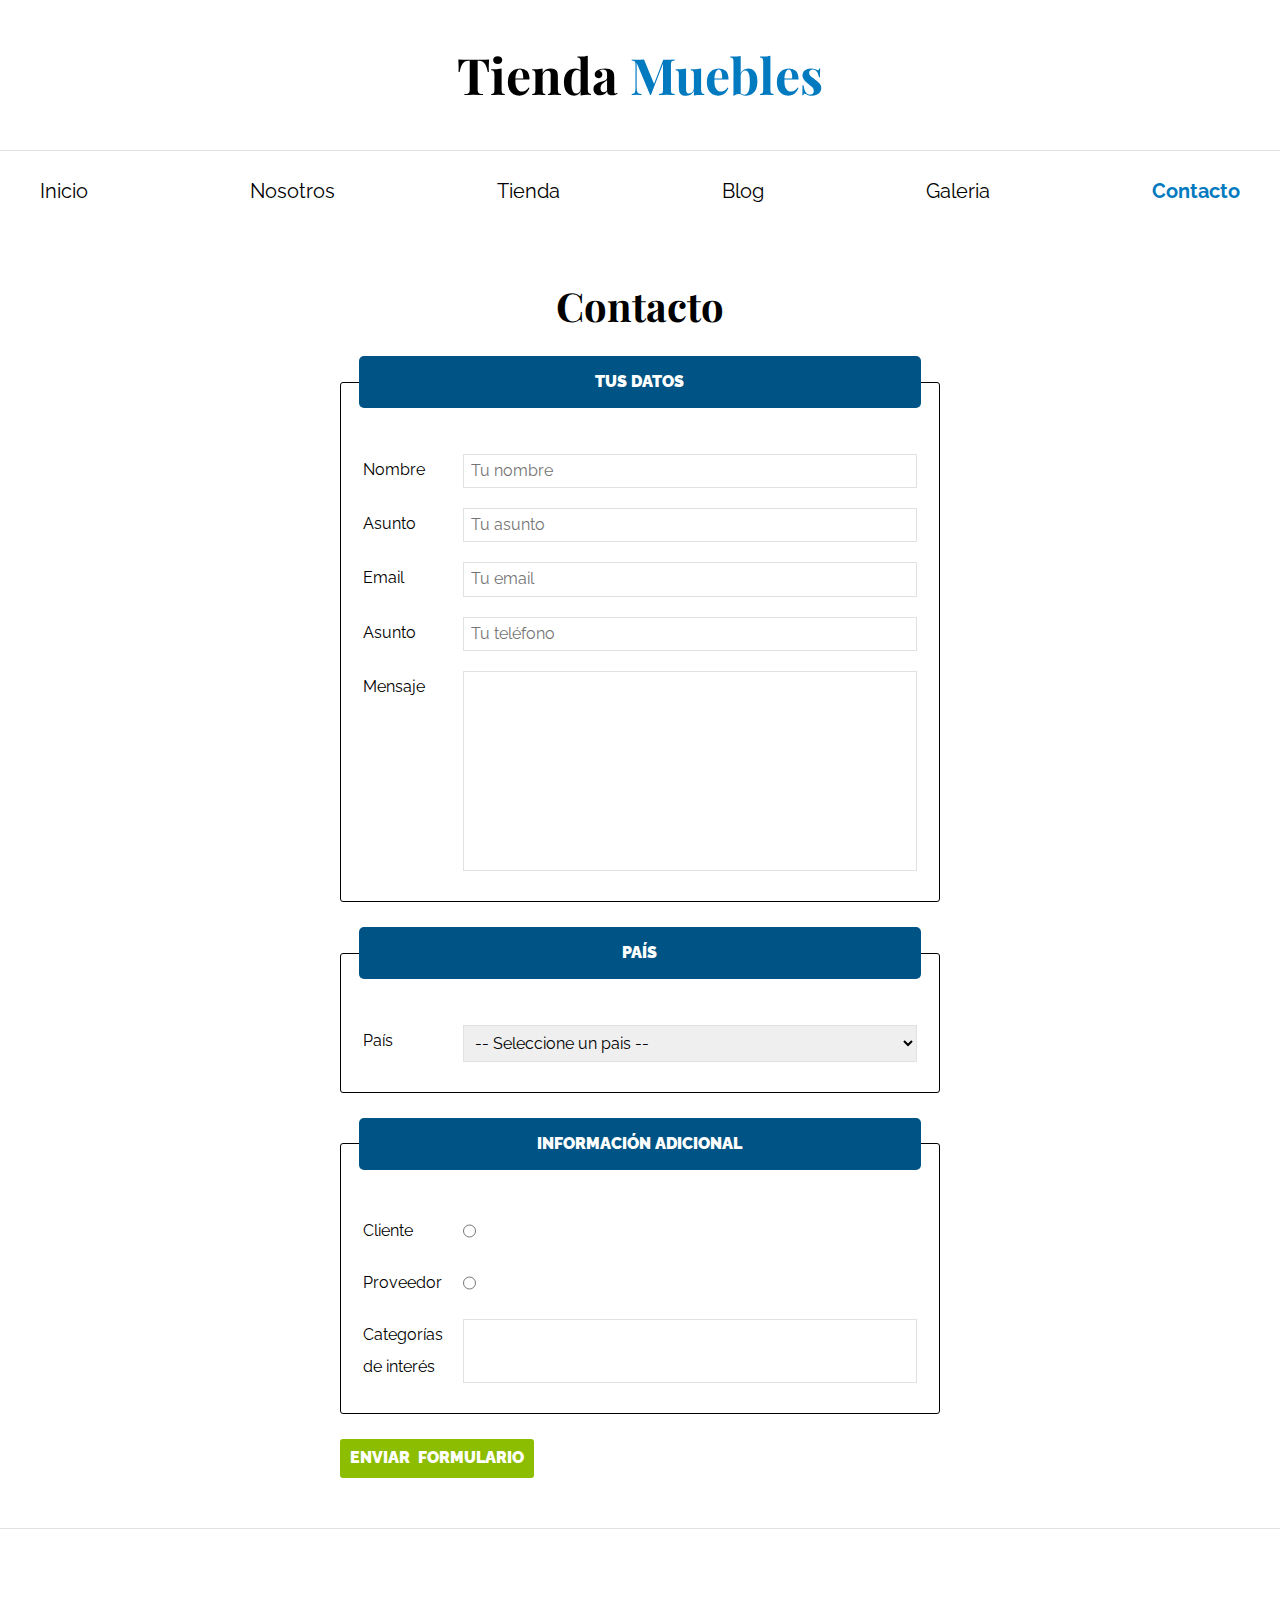
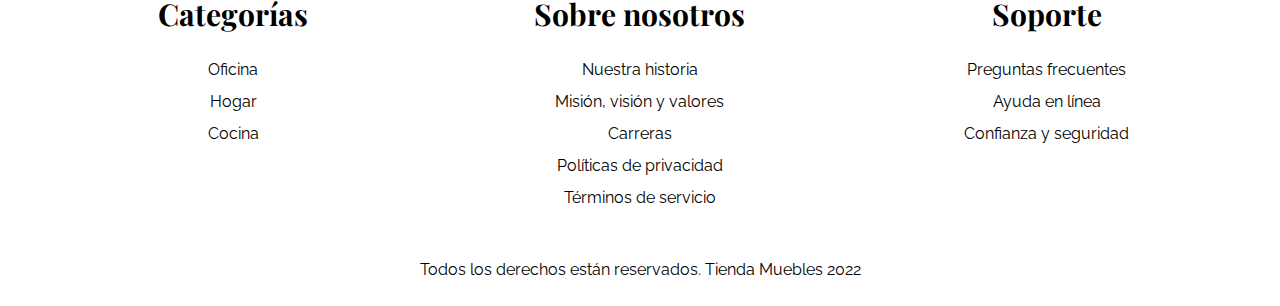
<file: contact.html>
<!DOCTYPE html>
<html lang="en">
  <head>
    <meta charset="UTF-8" />
    <meta http-equiv="X-UA-Compatible" content="IE=edge" />
    <meta name="viewport" content="width=device-width, initial-scale=1.0" />
    <title>Ecommerce - Base</title>
    <link rel="stylesheet" href="assets/css/normalize.css" />
    <link rel="stylesheet" href="assets/css/styles.css" />
  </head>
  <body>
    <header class="header container">
      <a href="index.html"><h1 class="text-center p-5">Tienda <span>Muebles</span></h1></a>
    </header>

    <div class="navbar">
      <nav class="container">
        <a href="index.html">Inicio</a>
        <a href="about.html">Nosotros</a>
        <a href="store.html">Tienda</a>
        <a href="blog.html">Blog</a>
        <a href="gallery.html">Galeria</a>
        <a href="contact.html" class="active">Contacto</a>
      </nav>
    </div>

    <main class="container mt-5">
      <h2 class="text-center">Contacto</h2>

      <form class="form">
        <fieldset>
          <legend>Tus datos</legend>

          <div class="input-field">
            <label for="name">Nombre</label>
            <input type="text" id="name" placeholder="Tu nombre" />
          </div>

          <div class="input-field">
            <label for="subject">Asunto</label>
            <input type="text" id="subject" placeholder="Tu asunto" />
          </div>

          <div class="input-field">
            <label for="email">Email</label>
            <input type="email" id="email" placeholder="Tu email" />
          </div>

          <div class="input-field">
            <label for="phone">Asunto</label>
            <input type="tel" id="phone" placeholder="Tu teléfono" />
          </div>

          <div class="input-field">
            <label for="message">Mensaje</label>
            <textarea id="message" rows="10" cols="20"></textarea>
          </div>
        </fieldset>

        <fieldset>
          <legend>País</legend>

          <div class="input-field">
            <label for="country">País</label>
            <select id="country">
              <option selected disabled>-- Seleccione un pais --</option>
              <option value="CR">Costa Rica</option>
              <option value="MX">México</option>
              <option value="CO">Colombia</option>
              <option value="PR">Perú</option>
              <option value="AR">Argentina</option>
              <option value="CL">Chile</option>
            </select>
          </div>
        </fieldset>

        <fieldset>
          <legend>Información adicional</legend>

          <div class="input-field">
            <label for="client">Cliente</label>
            <input type="radio" id="client" name="tipo" value="client" />
          </div>

          <div class="input-field">
            <label for="supplier">Proveedor</label>
            <input type="radio" id="supplier" name="tipo" value="supplier" />
          </div>

          <div class="input-field">
            <label for="categories">Categorías de interés</label>
            <input list="categories" name="categories" />
            <datalist id="categories">
              <option value="Cocina" />
              <option value="Exterior" />
              <option value="Recamaras" />
              <option value="Oficina" />
              <option value="Televisión" />
            </datalist>
          </div>
        </fieldset>

        <input type="submit" class="btn-primary" value="Enviar&nbsp;&nbsp;formulario">
      </form>
    </main>

    <footer class="mt-5">
      <div class="container site-footer">
        <div class="footer-column">
          <h3>Categorías</h3>
          <nav>
            <a href="#">Oficina</a>
            <a href="#">Hogar</a>
            <a href="#">Cocina</a>
          </nav>
        </div>

        <div class="footer-column">
          <h3>Sobre nosotros</h3>
          <nav>
            <a href="#">Nuestra historia</a>
            <a href="#">Misión, visión y valores</a>
            <a href="#">Carreras</a>
            <a href="#">Políticas de privacidad</a>
            <a href="#">Términos de servicio</a>
          </nav>
        </div>

        <div class="footer-column">
          <h3>Soporte</h3>
          <nav>
            <a href="#">Preguntas frecuentes</a>
            <a href="#">Ayuda en línea</a>
            <a href="#">Confianza y seguridad</a>
          </nav>
        </div>
      </div>
      <p class="copyright">
        Todos los derechos están reservados. Tienda Muebles 2022
      </p>
    </footer>
  </body>
</html>
</file>
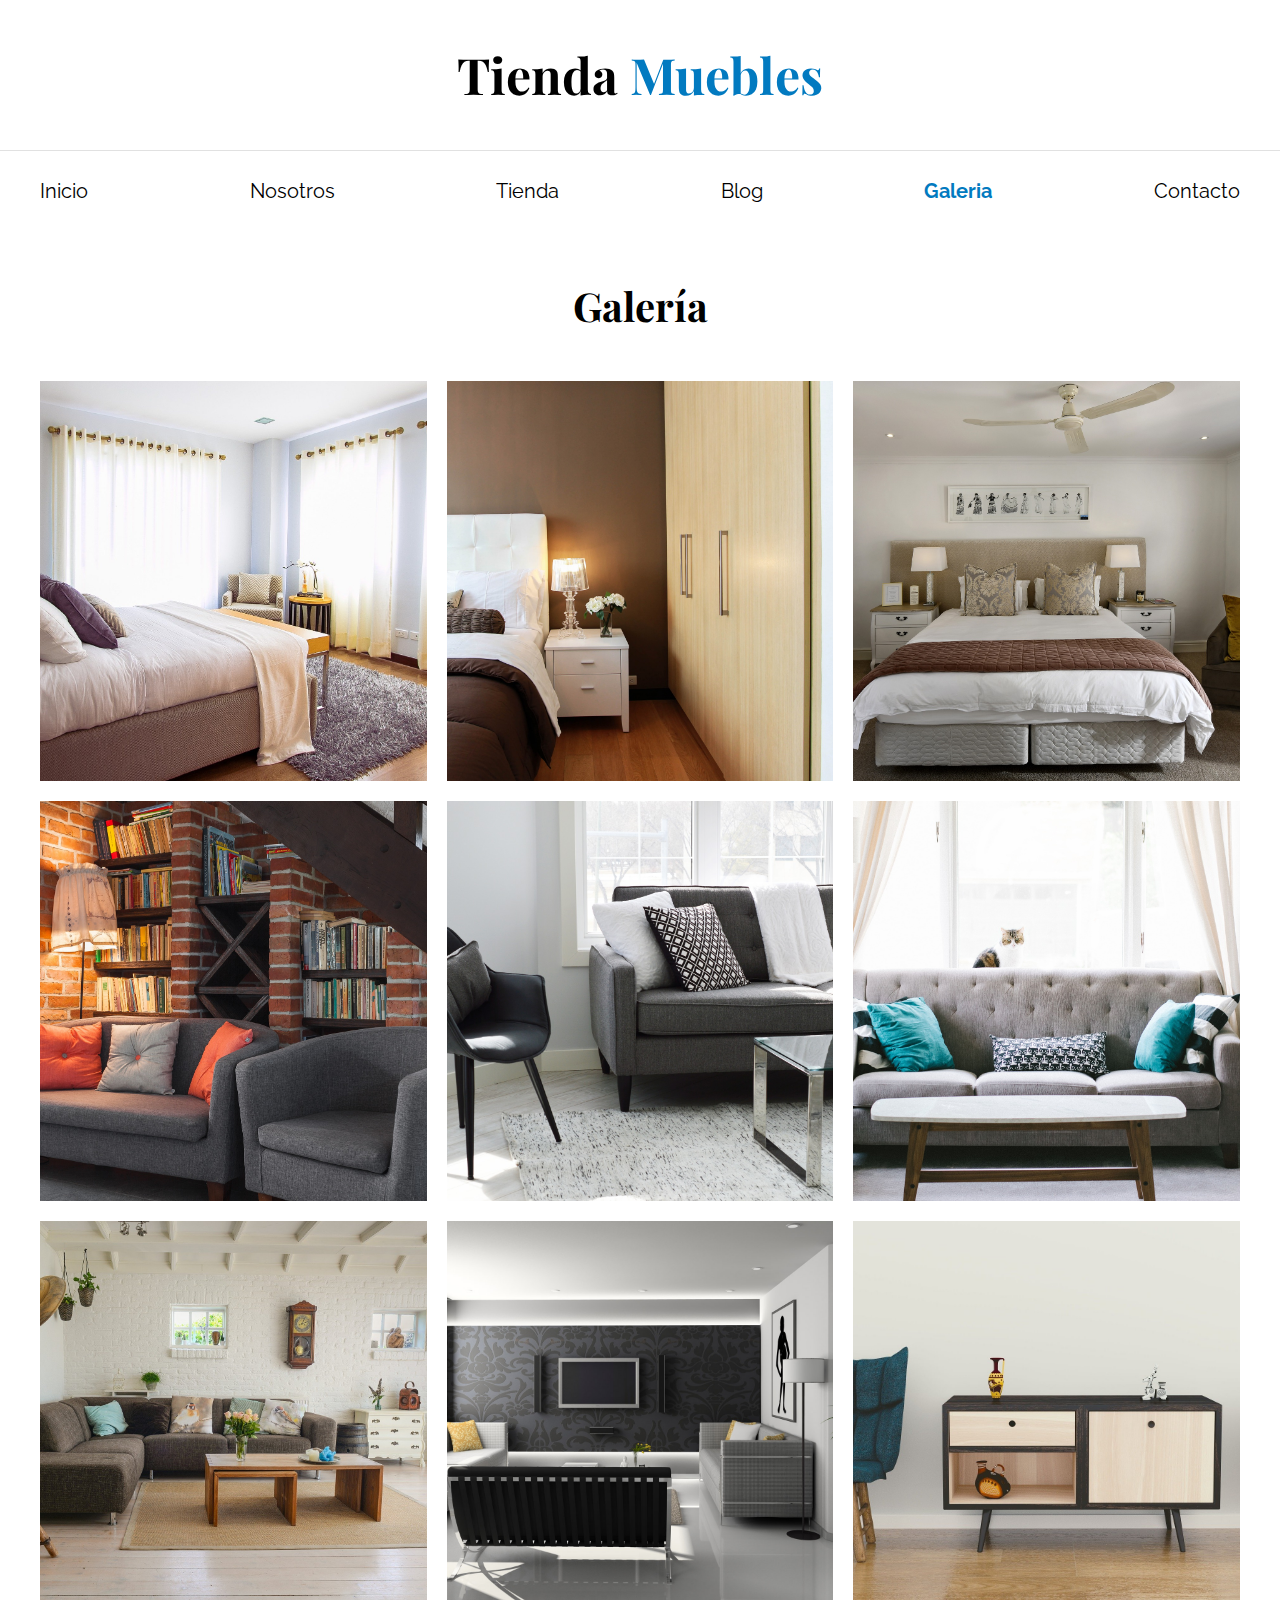
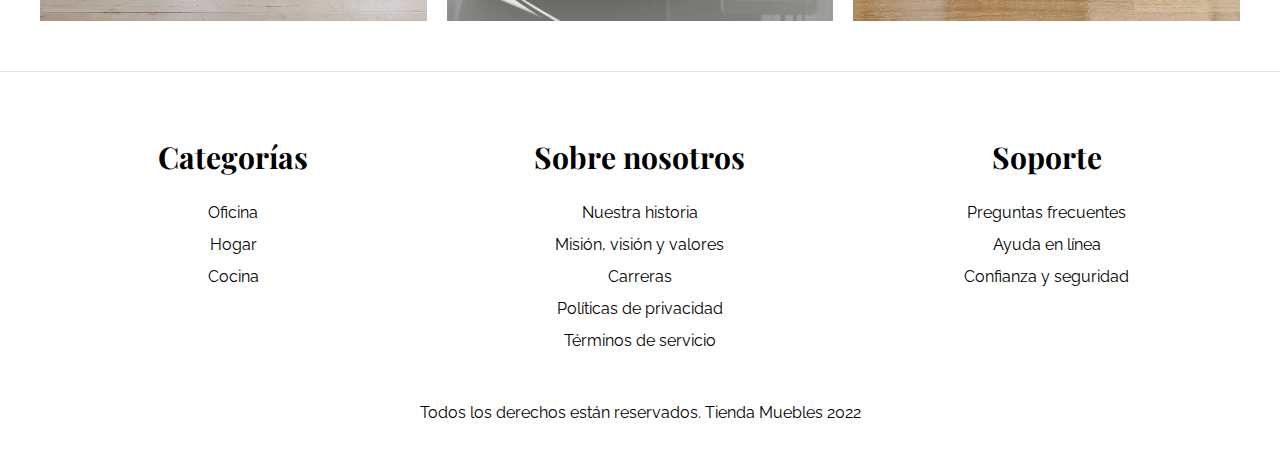
<file: gallery.html>
<!DOCTYPE html>
<html lang="en">
  <head>
    <meta charset="UTF-8" />
    <meta http-equiv="X-UA-Compatible" content="IE=edge" />
    <meta name="viewport" content="width=device-width, initial-scale=1.0" />
    <title>Ecommerce - Base</title>
    <link rel="stylesheet" href="assets/css/normalize.css" />
    <link rel="stylesheet" href="assets/css/styles.css" />
  </head>
  <body>
    <header class="header container">
      <a href="index.html"><h1 class="text-center p-5">Tienda <span>Muebles</span></h1></a>
    </header>

    <div class="navbar">
      <nav class="container">
        <a href="index.html">Inicio</a>
        <a href="about.html">Nosotros</a>
        <a href="store.html">Tienda</a>
        <a href="blog.html">Blog</a>
        <a href="gallery.html" class="active">Galeria</a>
        <a href="contact.html">Contacto</a>
      </nav>
    </div>

    <main class="container mt-5">
      <h2 class="text-center mb-5">Galería</h2>

      <ul class="gallery">
        <li>
          <a href="assets/img/galeria_01.jpg" target="_blank"
            ><img src="assets/img/galeria_01.jpg" alt="Imagen galeria"
          /></a>
        </li>
        <li>
          <a href="assets/img/galeria_02.jpg" target="_blank"
            ><img src="assets/img/galeria_02.jpg" alt="Imagen galeria"
          /></a>
        </li>
        <li>
          <a href="assets/img/galeria_03.jpg" target="_blank"
            ><img src="assets/img/galeria_03.jpg" alt="Imagen galeria"
          /></a>
        </li>
        <li>
          <a href="assets/img/galeria_04.jpg" target="_blank"
            ><img src="assets/img/galeria_04.jpg" alt="Imagen galeria"
          /></a>
        </li>
        <li>
          <a href="assets/img/galeria_05.jpg" target="_blank"
            ><img src="assets/img/galeria_05.jpg" alt="Imagen galeria"
          /></a>
        </li>
        <li>
          <a href="assets/img/galeria_06.jpg" target="_blank"
            ><img src="assets/img/galeria_06.jpg" alt="Imagen galeria"
          /></a>
        </li>
        <li>
          <a href="assets/img/galeria_07.jpg" target="_blank"
            ><img src="assets/img/galeria_07.jpg" alt="Imagen galeria"
          /></a>
        </li>
        <li>
          <a href="assets/img/galeria_08.jpg" target="_blank"
            ><img src="assets/img/galeria_08.jpg" alt="Imagen galeria"
          /></a>
        </li>
        <li>
          <a href="assets/img/galeria_09.jpg" target="_blank"
            ><img src="assets/img/galeria_09.jpg" alt="Imagen galeria"
          /></a>
        </li>
      </ul>
    </main>

    <footer class="mt-5">
      <div class="container site-footer">
        <div class="footer-column">
          <h3>Categorías</h3>
          <nav>
            <a href="#">Oficina</a>
            <a href="#">Hogar</a>
            <a href="#">Cocina</a>
          </nav>
        </div>

        <div class="footer-column">
          <h3>Sobre nosotros</h3>
          <nav>
            <a href="#">Nuestra historia</a>
            <a href="#">Misión, visión y valores</a>
            <a href="#">Carreras</a>
            <a href="#">Políticas de privacidad</a>
            <a href="#">Términos de servicio</a>
          </nav>
        </div>

        <div class="footer-column">
          <h3>Soporte</h3>
          <nav>
            <a href="#">Preguntas frecuentes</a>
            <a href="#">Ayuda en línea</a>
            <a href="#">Confianza y seguridad</a>
          </nav>
        </div>
      </div>
      <p class="copyright">
        Todos los derechos están reservados. Tienda Muebles 2022
      </p>
    </footer>
  </body>
</html>
</file>
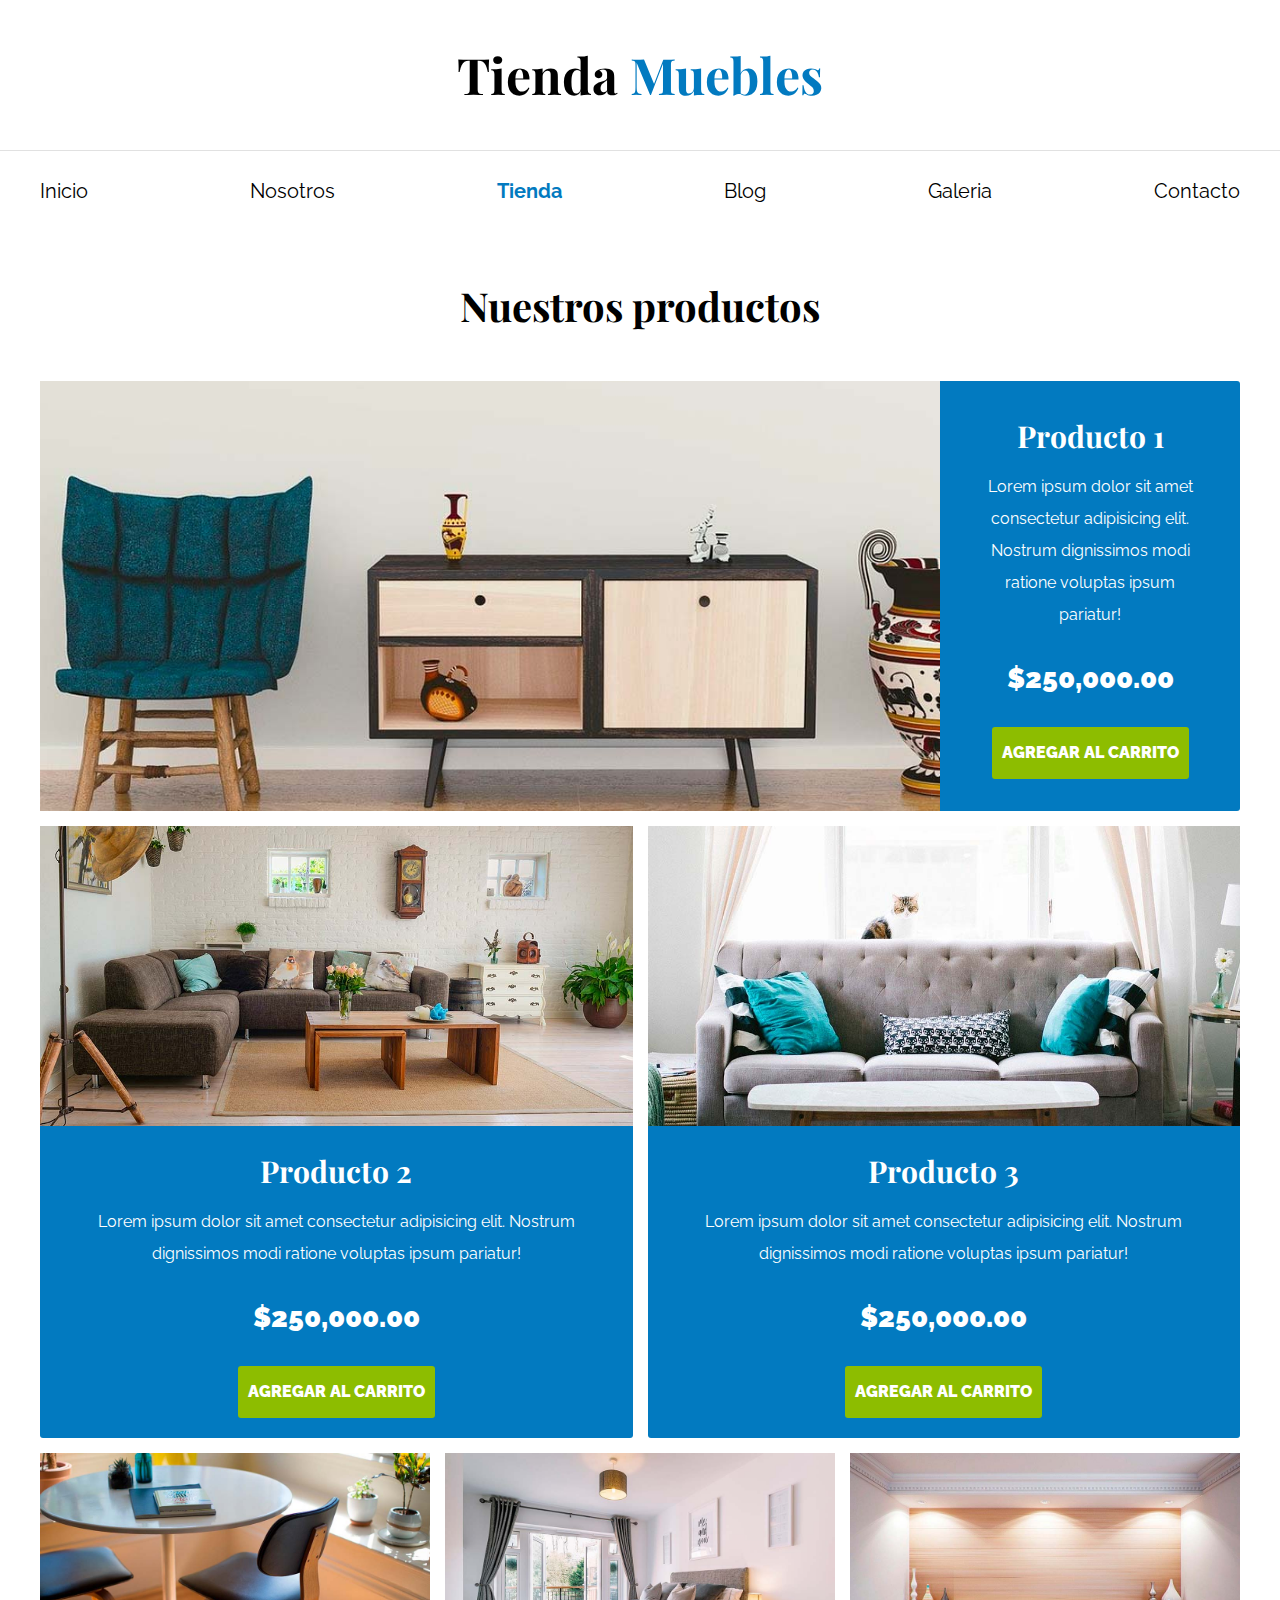
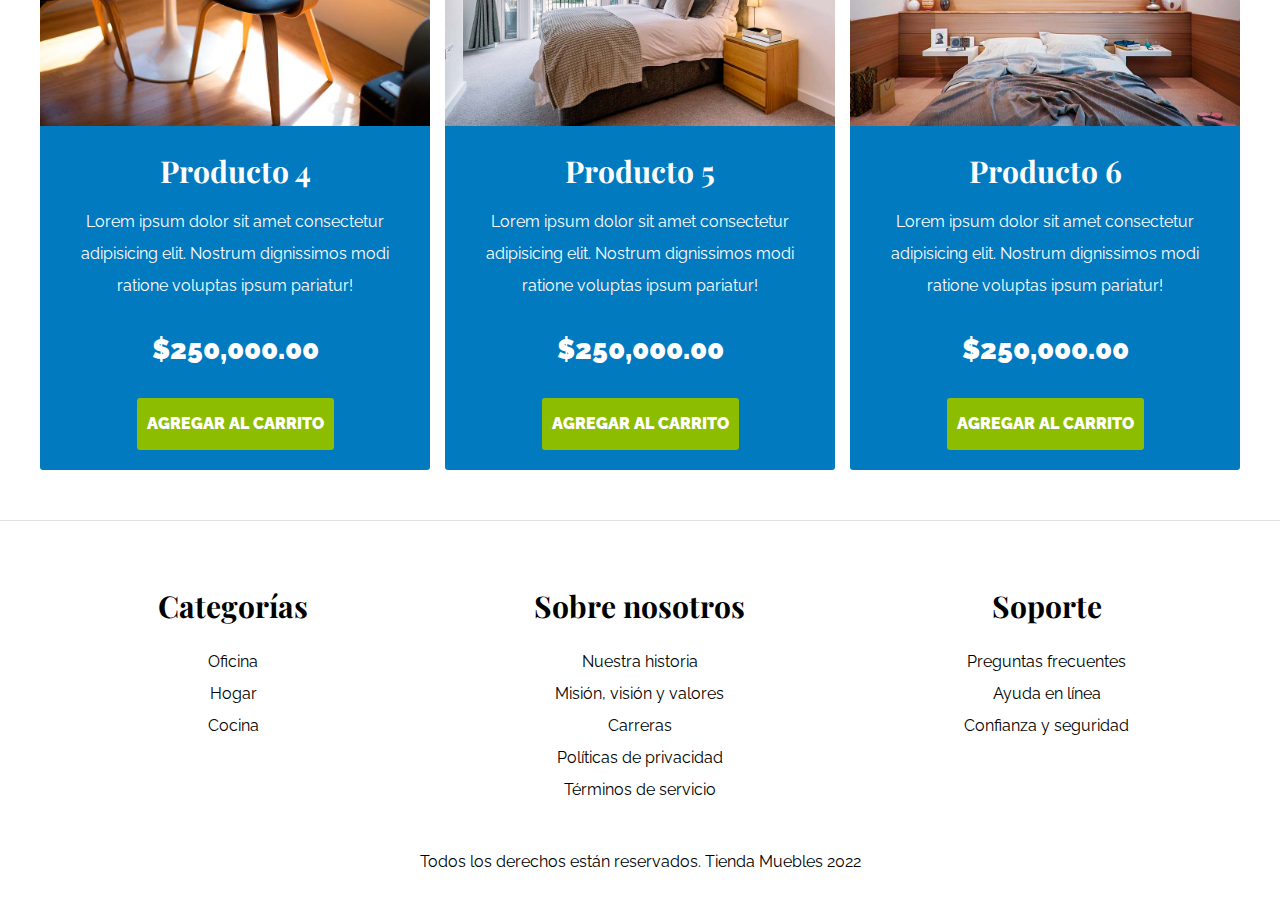
<file: store.html>
<!DOCTYPE html>
<html lang="en">
  <head>
    <meta charset="UTF-8" />
    <meta http-equiv="X-UA-Compatible" content="IE=edge" />
    <meta name="viewport" content="width=device-width, initial-scale=1.0" />
    <title>Ecommerce - Base</title>
    <link rel="stylesheet" href="assets/css/normalize.css" />
    <link rel="stylesheet" href="assets/css/styles.css" />
  </head>
  <body>
    <header class="header container">
      <a href="index.html"><h1 class="text-center p-5">Tienda <span>Muebles</span></h1></a>
    </header>

    <div class="navbar">
      <nav class="container">
        <a href="index.html">Inicio</a>
        <a href="about.html">Nosotros</a>
        <a href="store.html" class="active">Tienda</a>
        <a href="blog.html">Blog</a>
        <a href="gallery.html">Galeria</a>
        <a href="contact.html">Contacto</a>
      </nav>
    </div>

    <main class="container text-center mt-5 mb-5">
      <h2 class="mb-5">Nuestros productos</h2>

      <div class="product-list">
        <div class="product">
          <img src="assets/img/producto1.jpg" alt="Imagen Producto" />

          <div class="product-info">
            <h3>Producto 1</h3>
            <p>
              Lorem ipsum dolor sit amet consectetur adipisicing elit. Nostrum
              dignissimos modi ratione voluptas ipsum pariatur!
            </p>
            <p class="price">$250,000.00</p>
            <a href="#" class="btn-primary">Agregar al carrito</a>
          </div>
        </div>

        <div class="product">
          <img src="assets/img/producto2.jpg" alt="Imagen Producto" />

          <div class="product-info">
            <h3>Producto 2</h3>
            <p>
              Lorem ipsum dolor sit amet consectetur adipisicing elit. Nostrum
              dignissimos modi ratione voluptas ipsum pariatur!
            </p>
            <p class="price">$250,000.00</p>
            <a href="#" class="btn-primary">Agregar al carrito</a>
          </div>
        </div>

        <div class="product">
          <img src="assets/img/producto3.jpg" alt="Imagen Producto" />

          <div class="product-info">
            <h3>Producto 3</h3>
            <p>
              Lorem ipsum dolor sit amet consectetur adipisicing elit. Nostrum
              dignissimos modi ratione voluptas ipsum pariatur!
            </p>
            <p class="price">$250,000.00</p>
            <a href="#" class="btn-primary">Agregar al carrito</a>
          </div>
        </div>

        <div class="product">
          <img src="assets/img/producto4.jpg" alt="Imagen Producto" />

          <div class="product-info">
            <h3>Producto 4</h3>
            <p>
              Lorem ipsum dolor sit amet consectetur adipisicing elit. Nostrum
              dignissimos modi ratione voluptas ipsum pariatur!
            </p>
            <p class="price">$250,000.00</p>
            <a href="#" class="btn-primary">Agregar al carrito</a>
          </div>
        </div>

        <div class="product">
          <img src="assets/img/producto5.jpg" alt="Imagen Producto" />

          <div class="product-info">
            <h3>Producto 5</h3>
            <p>
              Lorem ipsum dolor sit amet consectetur adipisicing elit. Nostrum
              dignissimos modi ratione voluptas ipsum pariatur!
            </p>
            <p class="price">$250,000.00</p>
            <a href="#" class="btn-primary">Agregar al carrito</a>
          </div>
        </div>

        <div class="product">
          <img src="assets/img/producto6.jpg" alt="Imagen Producto" />

          <div class="product-info">
            <h3>Producto 6</h3>
            <p>
              Lorem ipsum dolor sit amet consectetur adipisicing elit. Nostrum
              dignissimos modi ratione voluptas ipsum pariatur!
            </p>
            <p class="price">$250,000.00</p>
            <a href="#" class="btn-primary">Agregar al carrito</a>
          </div>
        </div>
      </div>
    </main>

    <footer class="mt-5">
      <div class="container site-footer">
        <div class="footer-column">
          <h3>Categorías</h3>
          <nav>
            <a href="#">Oficina</a>
            <a href="#">Hogar</a>
            <a href="#">Cocina</a>
          </nav>
        </div>

        <div class="footer-column">
          <h3>Sobre nosotros</h3>
          <nav>
            <a href="#">Nuestra historia</a>
            <a href="#">Misión, visión y valores</a>
            <a href="#">Carreras</a>
            <a href="#">Políticas de privacidad</a>
            <a href="#">Términos de servicio</a>
          </nav>
        </div>

        <div class="footer-column">
          <h3>Soporte</h3>
          <nav>
            <a href="#">Preguntas frecuentes</a>
            <a href="#">Ayuda en línea</a>
            <a href="#">Confianza y seguridad</a>
          </nav>
        </div>
      </div>
      <p class="copyright">
        Todos los derechos están reservados. Tienda Muebles 2022
      </p>
    </footer>
  </body>
</html>
</file>
<file: assets/css/styles.css>
@import url('https://fonts.googleapis.com/css2?family=Playfair+Display:wght@700&family=Raleway:wght@400;700;900&display=swap');

/* Color Pallete */
:root {
    --black: #000;
    --white: #fff;
    --light-blue: #027ac0;
    --dark-light-blue: #005485;
    --green-btn: #8dbd00;
    --green-btn-hover: #779c03;
    --grey: #e1e1e1;
}

/* HTML & Body Structure */
html {
    box-sizing: border-box;
    font-size: 62.5%;
    /* 1rem = 10px */
}

*,
*:before,
*:after {
    margin: 0;
    padding: 0;
    box-sizing: inherit;
}

body {
    font-family: 'Raleway', sans-serif;
    font-size: 1.6rem;
    line-height: 2;
}

/* Global Styles */
h1,
h2,
h3 {
    font-family: 'Playfair Display', sans-serif;
    margin: 0;
    line-height: 5rem;
}

h1 {
    font-size: 4rem;
}

@media (min-width: 768px) {
    h1 {
        font-size: 5rem;
    }
}

h2 {
    font-size: 3.2rem;
}

@media (min-width: 768px) {
    h2 {
        font-size: 4rem;
    }
}

h3 {
    font-size: 2.4rem;
}

@media (min-width: 768px) {
    h3 {
        font-size: 3rem;
    }
}

a {
    text-decoration: none;
    color: var(--black);
}

img {
    max-width: 100%;
    display: block;
}

/* Utilities */
.container {
    max-width: 120rem;
    margin: 0 auto;
    /* Center content horizontally */
}

.text-center {
    text-align: center;
}

.p-5 {
    padding: 5rem;
}

.mt-5 {
    margin-top: 5rem;
}

.mt-3 {
    margin-top: 3rem;
}

.mb-5 {
    margin-bottom: 5rem;
}

.mb-3 {
    margin-bottom: 3rem;
}

@media (min-width: 1024px) {
    .max-width-30 {
        max-width: 30rem;
    }
}

.btn-primary {
    background-color: var(--green-btn);
    color: var(--white);
    text-align: center;
    padding: 1rem;
    display: block;
    text-transform: uppercase;
    border: none;
    font-weight: 900;
    border-radius: .3rem;
    transition: background-color .3s ease-out;
    -webkit-transition: background-color .3s ease-out;
    -moz-transition: background-color .3s ease-out;
    -ms-transition: background-color .3s ease-out;
    -o-transition: background-color .3s ease-out;
    margin: 0 auto;
    -webkit-border-radius: .3rem;
    -moz-border-radius: .3rem;
    -ms-border-radius: .3rem;
    -o-border-radius: .3rem;
}

@media (min-width: 768px) {
    .btn-primary {
        display: inline-block;
        margin: 0;
    }
}

.btn-primary:hover {
    background-color: var(--green-btn-hover);
    cursor: pointer;
}

/* Header & Navbar */
.header span {
    color: var(--light-blue);
}

.navbar {
    border-top: 1px solid var(--grey);
}

.navbar .container {
    display: flex;
    flex-direction: column;
    align-items: center;
    padding: 2rem 0;
    font-size: 2rem;
}

@media (min-width: 768px) {
    .navbar .container {
        flex-direction: row;
        justify-content: space-between;
    }
}

.navbar a:hover {
    color: var(--light-blue);
}

.active {
    color: var(--light-blue);
    font-weight: 700;
}

/* Hero */
.hero {
    background-image: url('../img/principal.jpg');
    background-repeat: no-repeat;
    background-position: center center;
    background-size: cover;
    height: 30rem;
}

@media (min-width: 768px) {
    .hero {
        height: 55rem;
    }
}

/* Product Categories */
@media (min-width: 768px) {
    .product-categories {
        display: grid;
        grid-template-columns: repeat(3, 1fr);
        gap: 2rem;
    }
}

.category {
    margin-bottom: 3rem;
}

.category:last-of-type {
    margin: 0;
}

.category a {
    display: block;
    padding: 1.7rem;
    font-size: 20px;
    transition: background-color .14s ease-out;
    -webkit-transition: background-color .14s ease-out;
    -moz-transition: background-color .14s ease-out;
    -ms-transition: background-color .14s ease-out;
    -o-transition: background-color .14s ease-out;
    border-bottom-right-radius: 1rem;
}

@media (min-width: 768px) and (max-width: 1200px) {
    .category a {
        padding: 1rem;
    }
}

.category a:hover {
    background-color: var(--light-blue);
    color: var(--white);
    border-bottom-right-radius: 1rem;
}

.category img {
    width: 100%;
}

/* About Us */
.about-us {
    background-image: linear-gradient(to bottom, transparent 50%, #037bc0 50%, #037bc0 100%), url(../img/nosotros.jpg);
    background-position: center, top left;
    background-repeat: no-repeat;
    background-size: 100%, 80rem;
    text-align: center;
}

@media (min-width: 768px) {
    .about-us {
        background-image: linear-gradient(to right, transparent 50%, #037bc0 50%, #037bc0 100%), url(../img/nosotros.jpg);
        background-position: left center;
        padding: 10rem 0;
        background-repeat: no-repeat;
        background-size: 100%, 160rem;
        text-align: left;
    }
}

.about-right {
    display: grid;
    grid-template-rows: repeat(2, 1fr);
}

@media (min-width: 768px) {
    .about-right {
        grid-template-columns: repeat(2, 1fr);       
    }
}

.about-text {
    grid-row: 2 / 3;
    padding: 5rem;
    color: #FFF;
}

@media (min-width: 1200px) {
    .about-text {
        padding-left: 10rem;     
    }
}

@media (min-width: 768px) and (max-width: 1200px) {
    .about-text {
        padding-left: 5rem;     
    }
}

@media (min-width: 768px) {
    .about-right {
        grid-template-rows: unset;
    }

    .about-text {
        grid-column: 2 / 3;
    }
}

.about-text h2 {
    margin-bottom: 2rem;
}

/* Product List*/
.product {
    background-color: var(--light-blue);
    margin-bottom: 3rem;
}

@media (min-width: 768px) {
    .product {
        border-radius: .3rem;
        -webkit-border-radius: .3rem;
        -moz-border-radius: .3rem;
        -ms-border-radius: .3rem;
        -o-border-radius: .3rem;
    }
}

.product:last-of-type {
    margin-bottom: 0;
}

.product-info {
    color: var(--white);
    text-align: center;
    padding: 2rem;
}

.product-info h3 {
    margin: 0 0 1rem 0;
}

.product-info p {
    margin: 1rem 0;
}

.product-info .price {
    font-weight: 900;
    font-size: 2.8rem;
    margin: 2rem 0;
}

@media (min-width: 768px) {
    .product {
        margin-bottom: 0;
    }

    .product-list {
        display: grid;
        grid-template-columns: repeat(6, 1fr);
        gap: 1.5rem;
    }
    
    .product:nth-child(1) {
        grid-column: 1 / 7;
        display: grid;
        grid-template-columns: 3fr 2fr;
    }

    .product:nth-child(1) .product-info {
        padding: 3rem 4rem;
    }
    
    .product:nth-child(1) img {
        height: 43rem;
        width: 100%;
        object-fit: cover;
    }
    
    .product:nth-child(2) {
        grid-column: 1 / 4;
    }
    
    .product:nth-child(3) {
        grid-column: 4 / 7;
    }
    
    .product:nth-child(2) img,
    .product:nth-child(3) img {
        height: 30rem;
        width: 100%;
        object-fit: cover;
    }
    
    .product:nth-child(4) {
        grid-column: 1 / 3;
    }
    
    .product:nth-child(5) {
        grid-column: 3 / 5;
    }
    
    .product:nth-child(6) {
        grid-column: 5 / 7;
    }
}

@media (min-width: 1200px) {
    .product:nth-child(1) {
        grid-template-columns: 3fr 1fr;
    }  
}

/* Footer */
footer {
    border-top: 1px solid var(--grey);
}

.footer-column { /* equal to .site-footer > div */
    text-align: center;
    padding: 1rem 0;
}

@media (min-width: 768px) {
    footer {
        padding: 5rem 0 2rem 0;
    }

    .site-footer {
        display: grid;
        grid-template-columns: repeat(3, 1fr);
        gap: 2rem;
    }
    
    .site-footer h3 {
        margin-bottom: 1.5rem;
    }
}

.site-footer a {
    display: block;
    line-height: 2;
}

.site-footer a:hover {
    color: var(--light-blue);
}

.copyright {
    text-align: center;
    padding: 2rem 3rem;
}

@media (min-width: 768px) {
    .copyright {
        padding: 3rem 0 0 0;
    }
}

/* About Us Page */
.about-us-grid {
    display: grid;
    grid-template-columns: 1fr 2fr;
    grid-template-columns: repeat(auto-fit, minmax(25rem, 1fr));
    column-gap: 4rem;
    text-align: left;
}

.about-us-right {
    display: flex;
    flex-direction: column;
    justify-content: center;
    padding: 0 3rem;
    margin-top: 4rem;
    text-align: center;
}

.about-us-right p {
    margin-bottom: 2rem;
    line-height: 2;
}

.about-us-right p:last-of-type {
    margin-bottom: 0;
}

@media (min-width: 600px) {
    .about-us-right {
        padding: 0;
        margin-top: unset;
        text-align: left;
    }
}

/* Gallery Page */
.gallery {
    list-style: none;
    margin: 0;
    padding: 0;
    display: grid;
    grid-template-columns: repeat(auto-fit, minmax(30rem, 1fr));
    gap: 2rem;
}

.gallery img {
    height: 40rem;
    width: 40rem;
    margin: 0 auto;
    object-fit: cover;
}

/* Contact page */
.form {
    max-width: 60rem;
    margin: 0 auto;
}

.form fieldset {
    border: 1px solid var(--black);
    margin: 2.5rem 0;
    border-radius: 3px;
    -webkit-border-radius: 3px;
    -moz-border-radius: 3px;
    -ms-border-radius: 3px;
    -o-border-radius: 3px;
}

.form legend {
    background-color: var(--dark-light-blue);
    color: var(--white);
    text-transform: uppercase;
    font-weight: 900;
    padding: 1rem;
    width: 98%;
    text-align: center;
    margin-bottom: 4rem;
    border-radius: 5px;
    -webkit-border-radius: 5px;
    -moz-border-radius: 5px;
    -ms-border-radius: 5px;
    -o-border-radius: 5px;
}

.input-field {
    display: flex;
    padding: 0 1rem;
    margin-bottom: 2rem;
}

.input-field label {
    flex-basis: 10rem;
}

.input-field input:not([type="radio"]),
.input-field select,
.input-field textarea {
    flex: 1;
    border: 1px solid var(--grey);
    padding: .7rem;
    resize: none;
}

/* Blog Page */
.blog-content {
    padding: 3rem;
}

@media (min-width: 768px) {
    .blog-content {
        padding: 0;
    }
}

.blog-container aside {
    text-align: center;
    margin-top: 3rem;
}

.blog-container aside ul {
    list-style: none;
    margin-top: 1.5rem;
}

.blog-container aside a:hover {
    color: var(--light-blue);
}

.blog-entry {
    border-bottom: 2px solid #e1e1e1;
    padding-bottom: 4rem;
    margin-bottom: 2rem;
}

.blog-entry h2 {
    text-align: center;
}

@media (min-width: 768px) {
    .blog-entry h2 {
        text-align: left;
    }
}


.blog-entry:last-of-type {
    padding-bottom: 0;
    border-bottom: 1px solid #e1e1e1;
    margin-bottom: 0;
}

@media (min-width: 768px) {
    .blog-entry:last-of-type {
        border: none;
    }
}

.blog-tag {
    font-weight: 700;
    padding: 1rem 0 2rem 0;
    text-align: center;
}

@media (min-width: 768px) {
    .blog-tag {
        display: flex;
        justify-content: space-between;
    }
}

.blog-tag span {
    color: var(--light-blue);
}

.blog-text {
    margin-bottom: 1rem;
    text-align: justify;
}

.blog-text p {
    padding-bottom: 2rem;
}

@media (min-width: 1024px) {
    .blog-container {
        display: grid;
        grid-template-columns: 2fr 1fr;
        column-gap: 5rem;
    }

    .blog-container aside {
        margin-top: 1rem;
        text-align: left;
    }
    
    .blog-container aside ul {
        padding-left: 2rem;
    }
}

/* Blog Entry Page */
@media (min-width: 768px) {
    .blog-entry {
        width: 60rem;
        margin: 0 auto;
    }
}
</file>
